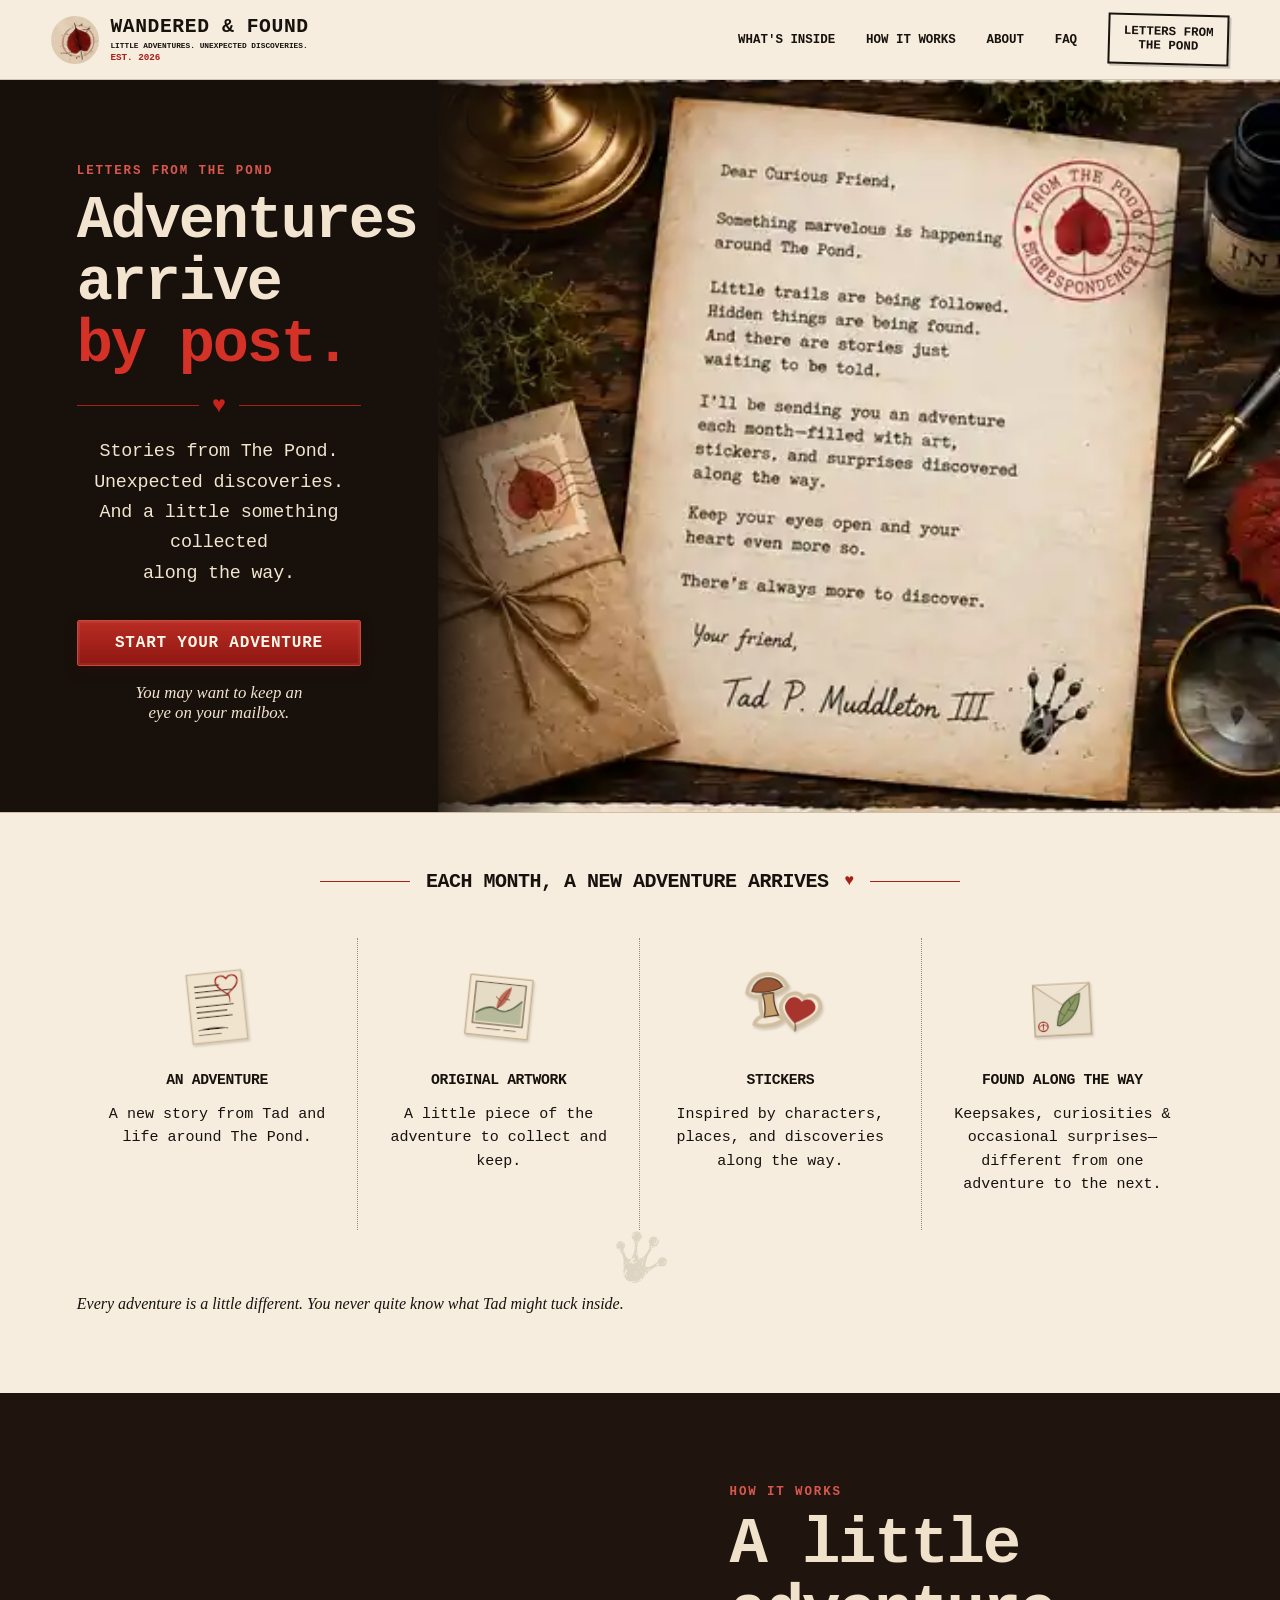
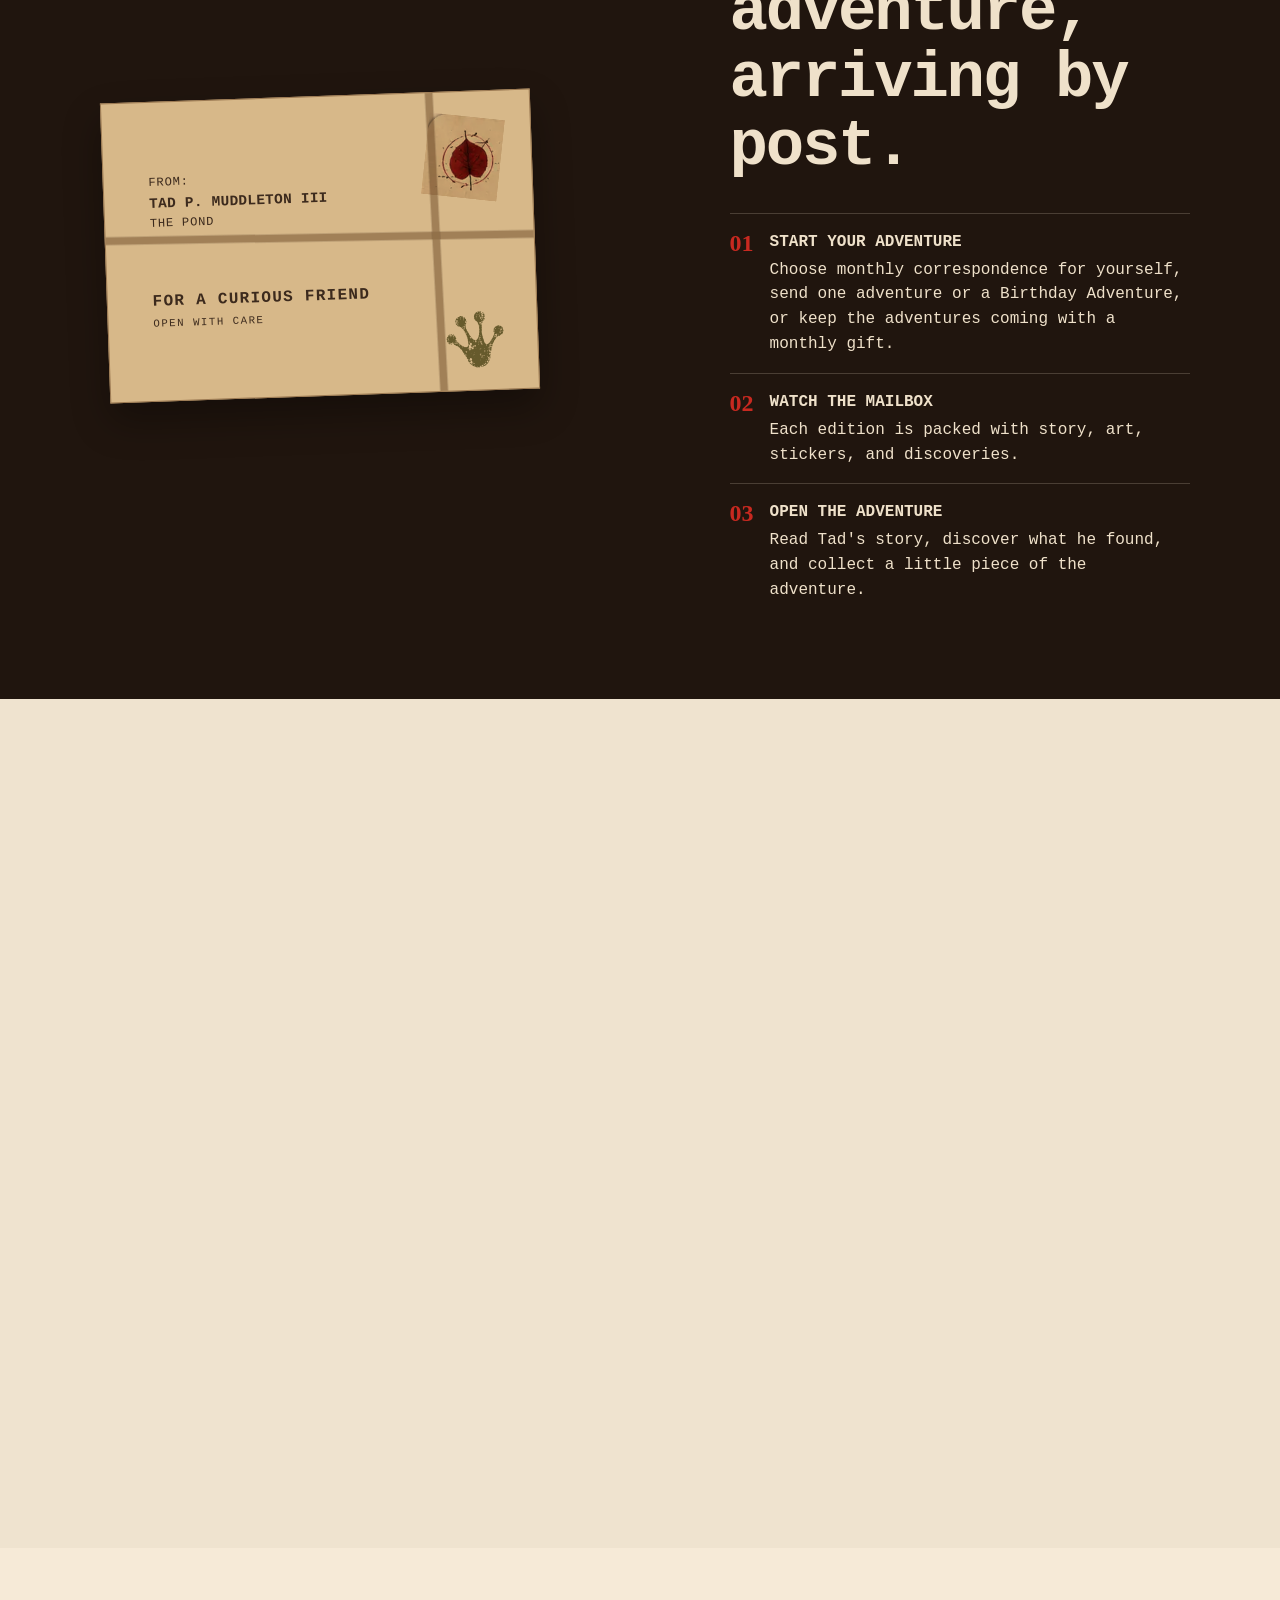
<file: index.html>
<!doctype html>
<html lang="en">
<head>
  <meta charset="utf-8"><meta name="viewport" content="width=device-width,initial-scale=1">
  <meta name="description" content="Wandered & Found sends adventures from The Pond by post, with monthly correspondence, one-time gifts, Birthday Adventures, original artwork, stickers, and curious discoveries.">
  <meta name="theme-color" content="#efe3cf"><meta name="robots" content="noindex,nofollow">
  <meta property="og:title" content="Wandered & Found — Adventures by Post"><meta property="og:description" content="Adventures from The Pond by post—monthly correspondence, one-time gifts, Birthday Adventures, original artwork, stickers, and curious discoveries."><meta property="og:type" content="website">
  <meta name="twitter:card" content="summary"><meta name="twitter:title" content="Wandered & Found — Adventures by Post"><meta name="twitter:description" content="Choose monthly correspondence, a one-time gift, or a Birthday Adventure from The Pond—delivered by post with stories, artwork, stickers, and discoveries.">
  <link rel="icon" href="assets/images/stamp.svg" type="image/svg+xml">
  <title>Wandered & Found — Adventures by Post</title>
  <link rel="stylesheet" href="assets/css/base.css"><link rel="stylesheet" href="assets/css/home.css"><link rel="stylesheet" href="assets/css/responsive.css"><link rel="stylesheet" href="assets/css/contents-icons.css"><link rel="stylesheet" href="assets/css/correspondence-menu.css"><link rel="stylesheet" href="assets/css/hero-final-v6.css?v=84e273c">
</head>
<body>
<a class="skip-link" href="#main-content">Skip to main content</a>
<header class="site-header" id="top">
  <a class="brand" href="./"><img src="assets/images/stamp.svg" alt="" decoding="async"><span><strong>WANDERED & FOUND</strong><small>LITTLE ADVENTURES. UNEXPECTED DISCOVERIES.</small><em>EST. 2026</em></span></a>
  <button class="menu-button" type="button" aria-expanded="false" aria-controls="main-nav" aria-label="Open navigation menu"><span aria-hidden="true"></span><span aria-hidden="true"></span><span aria-hidden="true"></span><b>Menu</b></button>
  <nav id="main-nav" class="main-nav" aria-label="Primary navigation"><a href="whats-inside/">What's Inside</a><a href="how-it-works/">How It Works</a><a href="about/">About</a><a href="faq/">FAQ</a><a class="stamp-link" href="subscribe/">Letters From<br>The Pond</a></nav>
</header>
<main id="main-content">
  <section class="hero">
    <div class="hero-copy"><p class="eyebrow">Letters from The Pond</p><h1>Adventures arrive<br><span>by post.</span></h1><div class="heart-rule" aria-hidden="true"><i></i><b>♥</b><i></i></div><p class="hero-lede">Stories from The Pond.<br>Unexpected discoveries.<br>And a little something collected<br>along the way.</p><a class="red-button" href="subscribe/">Start your adventure</a><p class="hand-note">You may want to keep an<br>eye on your mailbox.</p></div>
    <figure class="hero-art">
      <img src="assets/images/hero-wendy-640.webp?v=6" alt="A handwritten letter surrounded by an ink bottle, fountain pen, leaves, twine, a parcel, and a magnifying glass on a dark wooden table." fetchpriority="high" decoding="async">
    </figure>
  </section>
  <section class="paper-section" id="inside"><div class="section-heading"><span aria-hidden="true"></span><h2>Each month, a new adventure arrives</h2><b aria-hidden="true">♥</b><span aria-hidden="true"></span></div><div class="contents-grid"><article><div class="sketch" aria-hidden="true"><img src="assets/images/icon-adventure.svg" alt="" loading="lazy" decoding="async"></div><h3>An Adventure</h3><p>A new story from Tad and life around The Pond.</p></article><article><div class="sketch" aria-hidden="true"><img src="assets/images/icon-artwork.svg" alt="" loading="lazy" decoding="async"></div><h3>Original Artwork</h3><p>A little piece of the adventure to collect and keep.</p></article><article><div class="sketch" aria-hidden="true"><img src="assets/images/icon-stickers.svg" alt="" loading="lazy" decoding="async"></div><h3>Stickers</h3><p>Inspired by characters, places, and discoveries along the way.</p></article><article><div class="sketch" aria-hidden="true"><img src="assets/images/icon-found.svg" alt="" loading="lazy" decoding="async"></div><h3>Found Along The Way</h3><p>Keepsakes, curiosities & occasional surprises—different from one adventure to the next.</p></article></div><img class="contents-footprint" src="assets/images/tad-footprint.svg" alt="" aria-hidden="true" loading="lazy" decoding="async"><p class="hand-note">Every adventure is a little different. You never quite know what Tad might tuck inside.</p></section>
  <section class="story-section" id="how">
    <div class="story-art" aria-hidden="true"><div class="story-parcel"><div class="parcel-twine parcel-twine-horizontal"></div><div class="parcel-twine parcel-twine-vertical"></div><img class="pond-postmark" src="assets/images/stamp.svg" alt=""><p class="parcel-from">FROM:<strong>Tad P. Muddleton III</strong>The Pond</p><p class="parcel-to">FOR A CURIOUS FRIEND</p><small class="parcel-care">OPEN WITH CARE</small><img class="parcel-footprint" src="assets/images/tad-footprint.svg" alt=""></div></div>
    <div class="story-copy"><p class="eyebrow">How it works</p><h2>A little adventure,<br>arriving by post.</h2><ol class="steps"><li><b>01</b><span><strong>Start your adventure</strong>Choose monthly correspondence for yourself, send one adventure or a Birthday Adventure, or keep the adventures coming with a monthly gift.</span></li><li><b>02</b><span><strong>Watch the mailbox</strong>Each edition is packed with story, art, stickers, and discoveries.</span></li><li><b>03</b><span><strong>Open the adventure</strong>Read Tad's story, discover what he found, and collect a little piece of the adventure.</span></li></ol></div>
  </section>
  <section class="letter-section" id="about"><div class="letter-card"><p>Dear Curious Friend,</p><p>Something marvelous is happening around The Pond.</p><p>There are puddles to cross, paths to wander, and curious little things turning up in the most unexpected places. And, naturally, there are stories to tell about all of it.</p><p>I'll be sending you an adventure each month—filled with art, stickers, and surprises discovered along the way.</p><p>Keep your eyes open and your heart even more so.</p><p>There's always more to discover.</p><p class="signature">Your friend,<br><img src="assets/images/tad-signature.svg" alt="Tad P. Muddleton III" width="280" loading="lazy" decoding="async"><br><img src="assets/images/tad-footprint.svg" alt="" width="48" height="45" loading="lazy" decoding="async"></p></div><div class="about-copy"><p class="eyebrow">About Wandered & Found</p><h2>A little adventure,<br>waiting to be discovered.</h2><p>Wandered & Found turns an ordinary trip to the mailbox into something unexpected. Each month, a new correspondence arrives from The Pond—with a story to follow, artwork to collect, and curious little discoveries found along the way.</p><p class="hand-note">Wander a little. Collect the moments.<br>See what you discover.</p></div></section>
  <section class="faq-section" id="faq"><div><p class="eyebrow">Before the post arrives</p><h2>A few things you may be wondering.</h2><p>About Tad, the adventures, and what to expect when correspondence begins arriving from The Pond.</p></div><div class="faq-list"><details><summary>What arrives each month?<span aria-hidden="true">+</span></summary><p>A new story from Tad and life around The Pond, original artwork, stickers, and curious little extras discovered along the way. Every adventure is a little different.</p></details><details><summary>When am I charged?<span aria-hidden="true">+</span></summary><p>Your first payment is made when you subscribe. After that, your subscription renews monthly until you cancel.</p></details><details><summary>Can I cancel anytime?<span aria-hidden="true">+</span></summary><p>Yes. You can cancel your monthly subscription at any time.</p></details><details><summary>Can I send an adventure as a gift?<span aria-hidden="true">+</span></summary><p>Yes. You can send someone a single adventure, a special one-time Birthday Adventure, or keep the adventures coming with a monthly gift subscription.</p></details><details><summary>Is every month's adventure the same?<span aria-hidden="true">+</span></summary><p>Not at all. Each correspondence tells a new story from The Pond, with artwork and discoveries inspired by Tad's latest adventure.</p></details><details><summary>Can I write back to Tad?<span aria-hidden="true">+</span></summary><p>Absolutely. Tad is always pleased to receive correspondence from curious friends. You can send him a letter at The Pond or write to him by email. His correspondence details will be posted here before the first adventures are mailed.</p></details><details><summary>How much does it cost?<span aria-hidden="true">+</span></summary><p>Pricing is being finalized and will be announced before subscriptions open.</p></details><details><summary>Where do you ship?<span aria-hidden="true">+</span></summary><p>Shipping destinations and rates are being finalized before subscriptions open.</p></details></div></section>
  <section class="subscribe-section" id="subscribe">
    <div class="subscribe-copy"><p class="eyebrow">Correspondence From The Pond</p><h2>Choose your adventure. <span aria-hidden="true">♥</span></h2><p>Receive monthly correspondence for your own mailbox, send one adventure, mark a birthday, or keep the adventures coming as a monthly gift.</p><p class="price-note">Pricing and shipping details coming soon.</p></div>
    <div class="subscribe-card correspondence-menu">
      <div class="mail-marks" aria-hidden="true"><img src="assets/images/stamp.svg" alt=""><span>Small Adventures<br>Brighter Days</span></div>
      <a class="red-button correspondence-cta" href="subscribe/">Explore Your Options <span aria-hidden="true">→</span></a>
      <p class="menu-note hand-note">Four ways for correspondence from The Pond to arrive.</p>
      <div class="mini-options" aria-label="Adventure options">
        <article class="mini-option"><svg viewBox="0 0 48 48" aria-hidden="true"><rect x="7" y="12" width="34" height="24" rx="2"></rect><path d="M8 14l16 13 16-13"></path><path class="accent" d="M24 25c-4-5-9 1 0 7 9-6 4-12 0-7z"></path></svg><strong>Monthly<br>for Yourself</strong><small>A bit of adventure in your own mailbox.</small></article>
        <article class="mini-option"><svg viewBox="0 0 48 48" aria-hidden="true"><rect x="8" y="17" width="32" height="23" rx="2"></rect><path d="M24 17v23M8 24h32"></path><path class="accent" d="M24 17c-8-1-9-8-4-8 4 0 4 5 4 8zm0 0c8-1 9-8 4-8-4 0-4 5-4 8z"></path></svg><strong>One<br>Adventure Gift</strong><small>Send a single adventure to someone special.</small></article>
        <article class="mini-option"><svg viewBox="0 0 48 48" aria-hidden="true"><path d="M11 27h26v11H11zM13 22h22v5H13z"></path><path d="M18 22v-4m12 4v-4m-6 4v-8"></path><path class="accent" d="M24 13c-3-3-1-7 0-8 1 1 3 5 0 8z"></path><path d="M14 38h20"></path></svg><strong>Birthday<br>Adventure</strong><small>Make their day a little more adventurous.</small></article>
        <article class="mini-option"><svg viewBox="0 0 48 48" aria-hidden="true"><rect x="9" y="11" width="30" height="18" rx="2"></rect><rect x="7" y="18" width="34" height="20" rx="2"></rect><path d="M8 20l16 11 16-11"></path><path class="accent" d="M24 18v20"></path></svg><strong>Monthly<br>Gift Subscription</strong><small>Keep the adventures coming.</small></article>
      </div>
      <p class="correspondence-signoff">More kindness in the mail. ♥</p>
    </div>
  </section>
</main>
<footer class="site-footer"><div class="paw" aria-hidden="true"><img src="assets/images/tad-footprint.svg" alt="" width="52" height="49" loading="lazy" decoding="async"></div><p class="hand-note">Wander a little. Collect the moments.<br>See what you discover.</p><div class="footer-links"><a href="contact/">Contact</a><a href="shipping/">Shipping & Returns</a><a href="privacy/">Privacy</a><a href="terms/">Terms</a></div><a class="footer-brand" href="#top"><img src="assets/images/stamp.svg" alt="" loading="lazy" decoding="async"><span>Wandered & Found</span></a></footer>
<script src="assets/js/site.js" defer></script>
</body></html>
</file>
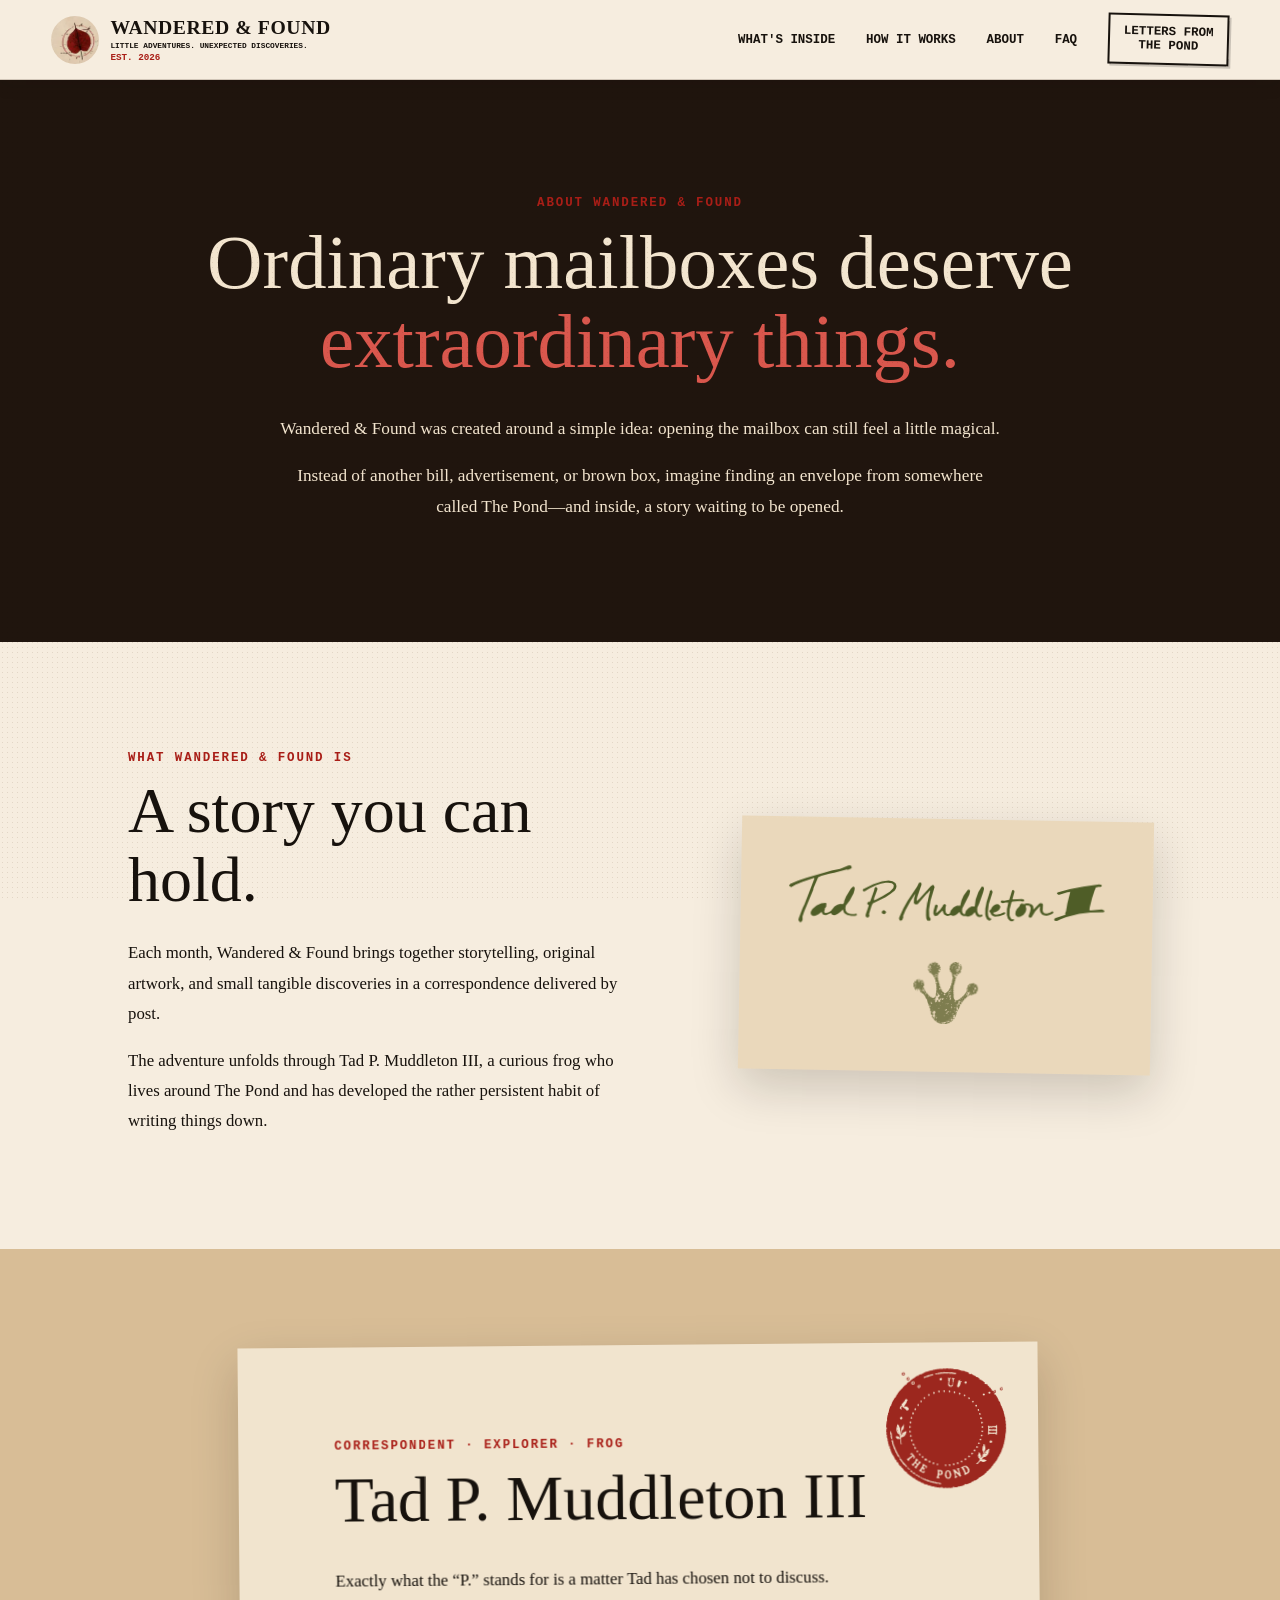
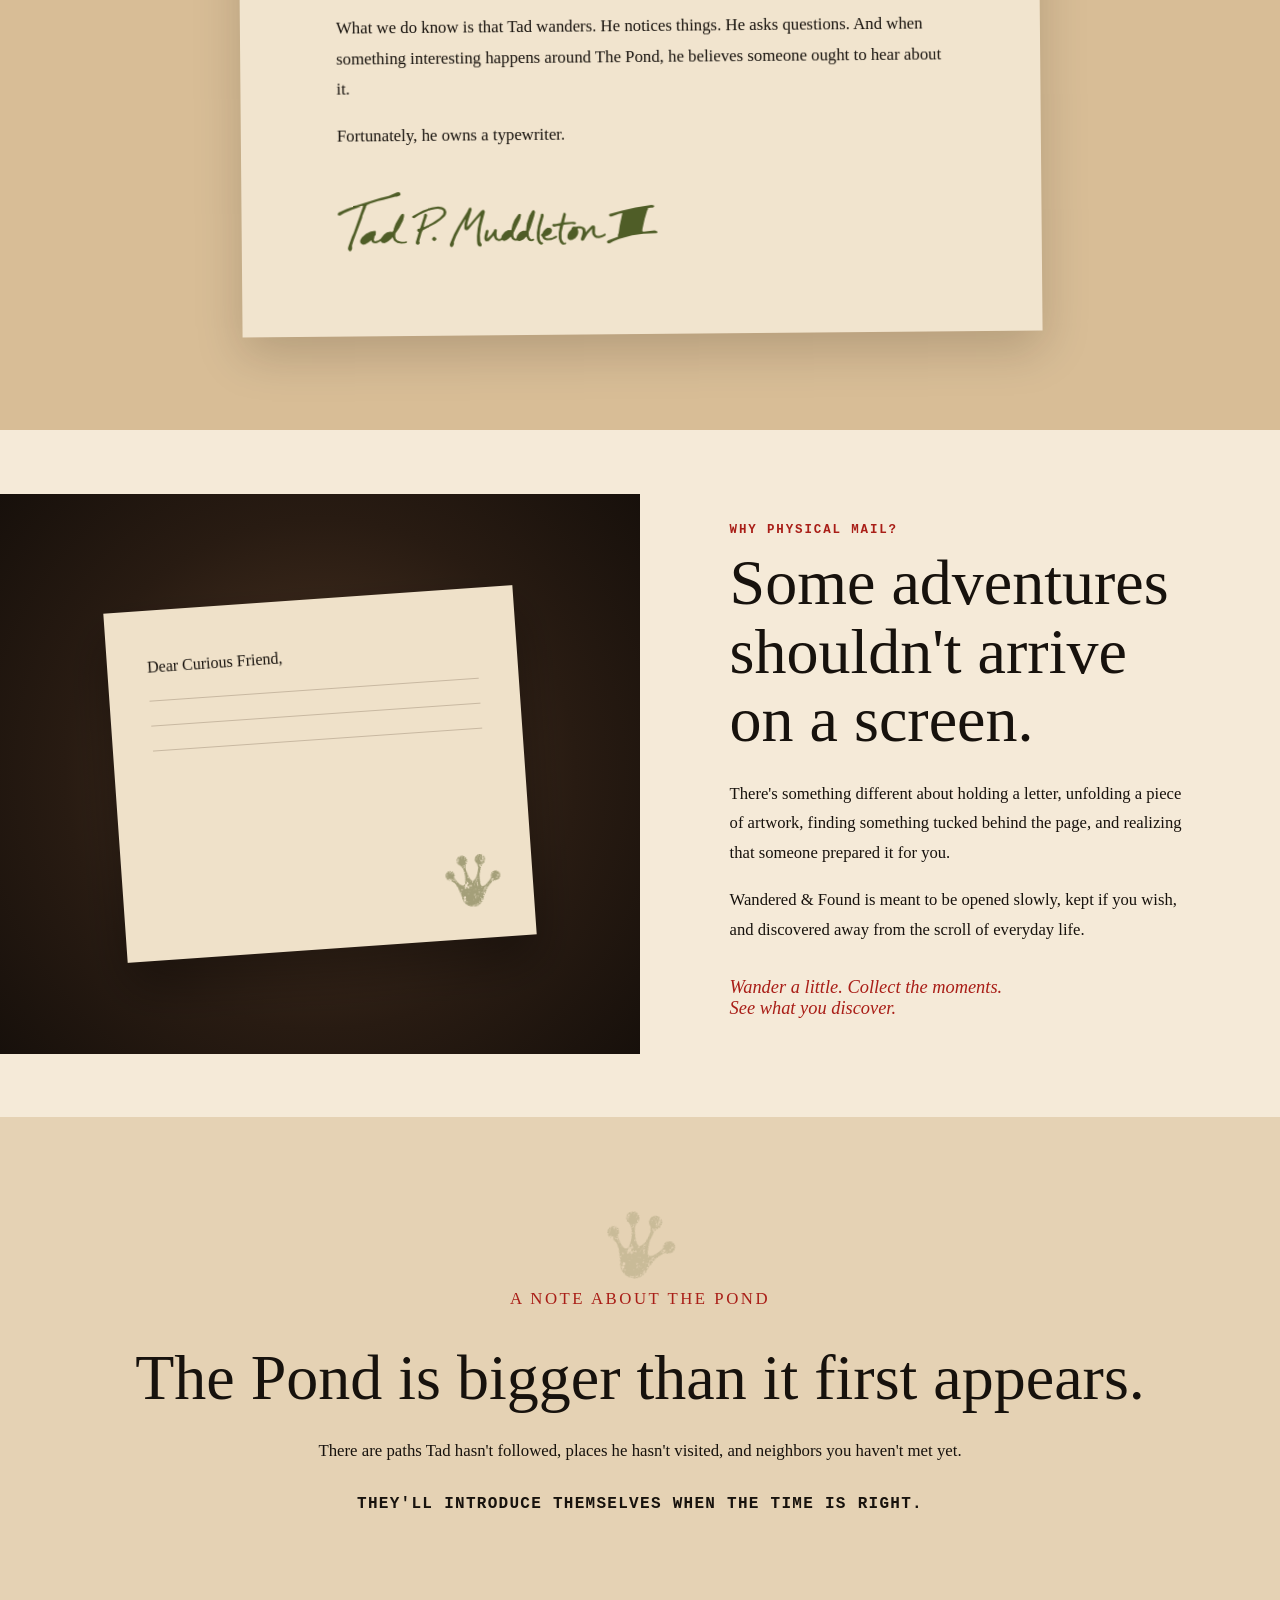
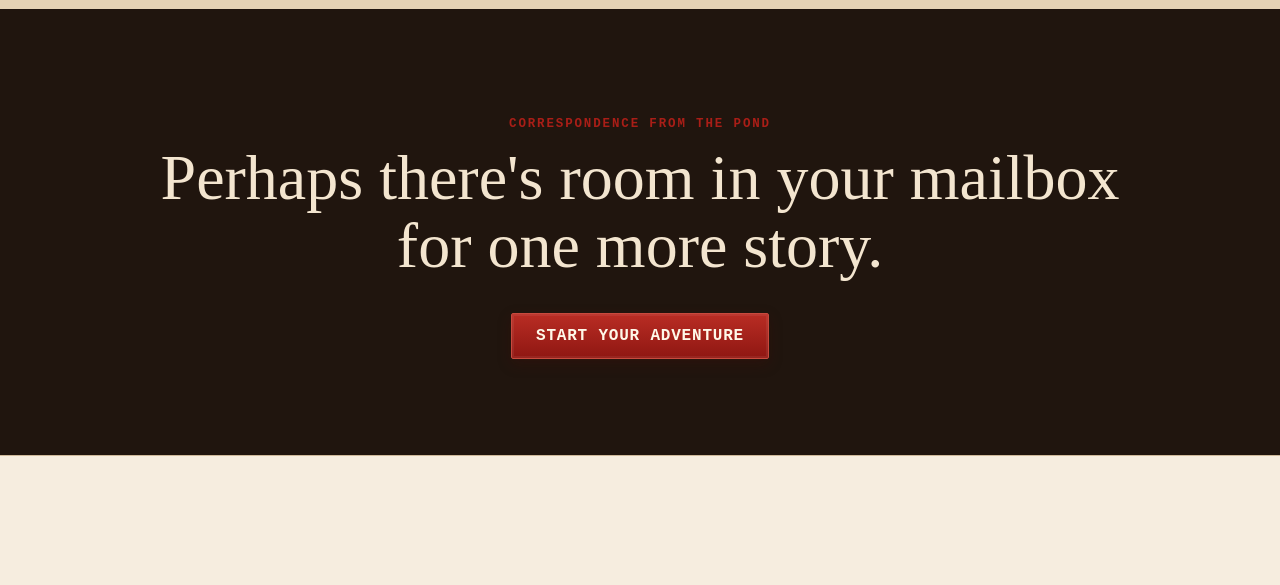
<file: about/index.html>
<!doctype html>
<html lang="en"><head><meta charset="utf-8"><meta name="viewport" content="width=device-width,initial-scale=1"><meta name="description" content="About Wandered & Found, Tad P. Muddleton III, and the correspondence arriving from The Pond."><meta name="theme-color" content="#efe3cf"><meta name="robots" content="noindex,nofollow"><meta property="og:title" content="About — Wandered & Found"><meta property="og:description" content="Meet Tad P. Muddleton III and discover the idea behind Wandered & Found and correspondence from The Pond."><meta property="og:type" content="website"><meta name="twitter:card" content="summary"><meta name="twitter:title" content="About — Wandered & Found"><meta name="twitter:description" content="Meet Tad P. Muddleton III and discover the idea behind Wandered & Found and correspondence from The Pond."><title>About — Wandered & Found</title><link rel="icon" href="../assets/images/stamp.svg" type="image/svg+xml"><link rel="stylesheet" href="../assets/css/base.css"><link rel="stylesheet" href="../assets/css/home.css"><link rel="stylesheet" href="../assets/css/responsive.css"><link rel="stylesheet" href="../assets/css/about.css"></head><body>
<a class="skip-link" href="#main-content">Skip to main content</a>
<header class="site-header" id="top"><a class="brand" href="../"><img src="../assets/images/stamp.svg" alt=""><span><strong>WANDERED & FOUND</strong><small>LITTLE ADVENTURES. UNEXPECTED DISCOVERIES.</small><em>EST. 2026</em></span></a><button class="menu-button" type="button" aria-expanded="false" aria-controls="main-nav" aria-label="Open navigation menu"><span aria-hidden="true"></span><span aria-hidden="true"></span><span aria-hidden="true"></span><b>Menu</b></button><nav id="main-nav" class="main-nav" aria-label="Primary navigation"><a href="../whats-inside/">What's Inside</a><a href="../how-it-works/">How It Works</a><a href="../about/">About</a><a href="../faq/">FAQ</a><a class="stamp-link" href="../subscribe/">Letters From<br>The Pond</a></nav></header>
<main id="main-content" class="about-page">
<section class="about-hero"><p class="eyebrow">About Wandered & Found</p><h1>Ordinary mailboxes deserve<br><span>extraordinary things.</span></h1><p>Wandered & Found was created around a simple idea: opening the mailbox can still feel a little magical.</p><p>Instead of another bill, advertisement, or brown box, imagine finding an envelope from somewhere called The Pond—and inside, a story waiting to be opened.</p></section>
<section class="hold-story"><div><p class="eyebrow">What Wandered & Found is</p><h2>A story you can hold.</h2><p>Each month, Wandered & Found brings together storytelling, original artwork, and small tangible discoveries in a correspondence delivered by post.</p><p>The adventure unfolds through Tad P. Muddleton III, a curious frog who lives around The Pond and has developed the rather persistent habit of writing things down.</p></div><div class="tad-mark" aria-label="Tad P. Muddleton III's signature and footprint"><img src="../assets/images/tad-signature.svg" alt="Tad P. Muddleton III"><img src="../assets/images/tad-footprint.svg" alt=""></div></section>
<section class="about-tad"><div class="tad-paper"><img class="tad-stamp" src="../assets/images/tad-correspondence-stamp.svg" alt=""><p class="eyebrow">Correspondent · Explorer · Frog</p><h2>Tad P. Muddleton III</h2><p>Exactly what the “P.” stands for is a matter Tad has chosen not to discuss.</p><p>What we do know is that Tad wanders. He notices things. He asks questions. And when something interesting happens around The Pond, he believes someone ought to hear about it.</p><p>Fortunately, he owns a typewriter.</p><img class="tad-signature" src="../assets/images/tad-signature.svg" alt="Tad P. Muddleton III"></div></section>
<section class="physical-mail"><div class="mail-art" aria-hidden="true"><div class="paper-letter"><span>Dear Curious Friend,</span><i></i><i></i><i></i><img src="../assets/images/tad-footprint.svg" alt=""></div></div><div><p class="eyebrow">Why physical mail?</p><h2>Some adventures shouldn't arrive on a screen.</h2><p>There's something different about holding a letter, unfolding a piece of artwork, finding something tucked behind the page, and realizing that someone prepared it for you.</p><p>Wandered & Found is meant to be opened slowly, kept if you wish, and discovered away from the scroll of everyday life.</p><p class="hand-note">Wander a little. Collect the moments.<br>See what you discover.</p></div></section>
<section class="pond-note"><img src="../assets/images/tad-footprint.svg" alt="" aria-hidden="true"><p class="eyebrow">A note about The Pond</p><h2>The Pond is bigger than it first appears.</h2><p>There are paths Tad hasn't followed, places he hasn't visited, and neighbors you haven't met yet.</p><strong>They'll introduce themselves when the time is right.</strong></section>
<section class="about-cta"><p class="eyebrow">Correspondence From The Pond</p><h2>Perhaps there's room in your mailbox<br>for one more story.</h2><a class="red-button" href="../subscribe/">Start Your Adventure</a></section>
</main><footer class="site-footer"><div class="paw" aria-hidden="true"><img src="../assets/images/tad-footprint.svg" alt="" width="52" height="49"></div><p class="hand-note">Wander a little. Collect the moments.<br>See what you discover.</p><div class="footer-links"><a href="../contact/">Contact</a><a href="../shipping/">Shipping & Returns</a><a href="../privacy/">Privacy</a><a href="../terms/">Terms</a></div><a class="footer-brand" href="#top"><img src="../assets/images/stamp.svg" alt=""><span>Wandered & Found</span></a></footer><script src="../assets/js/site.js" defer></script></body></html>
</file>
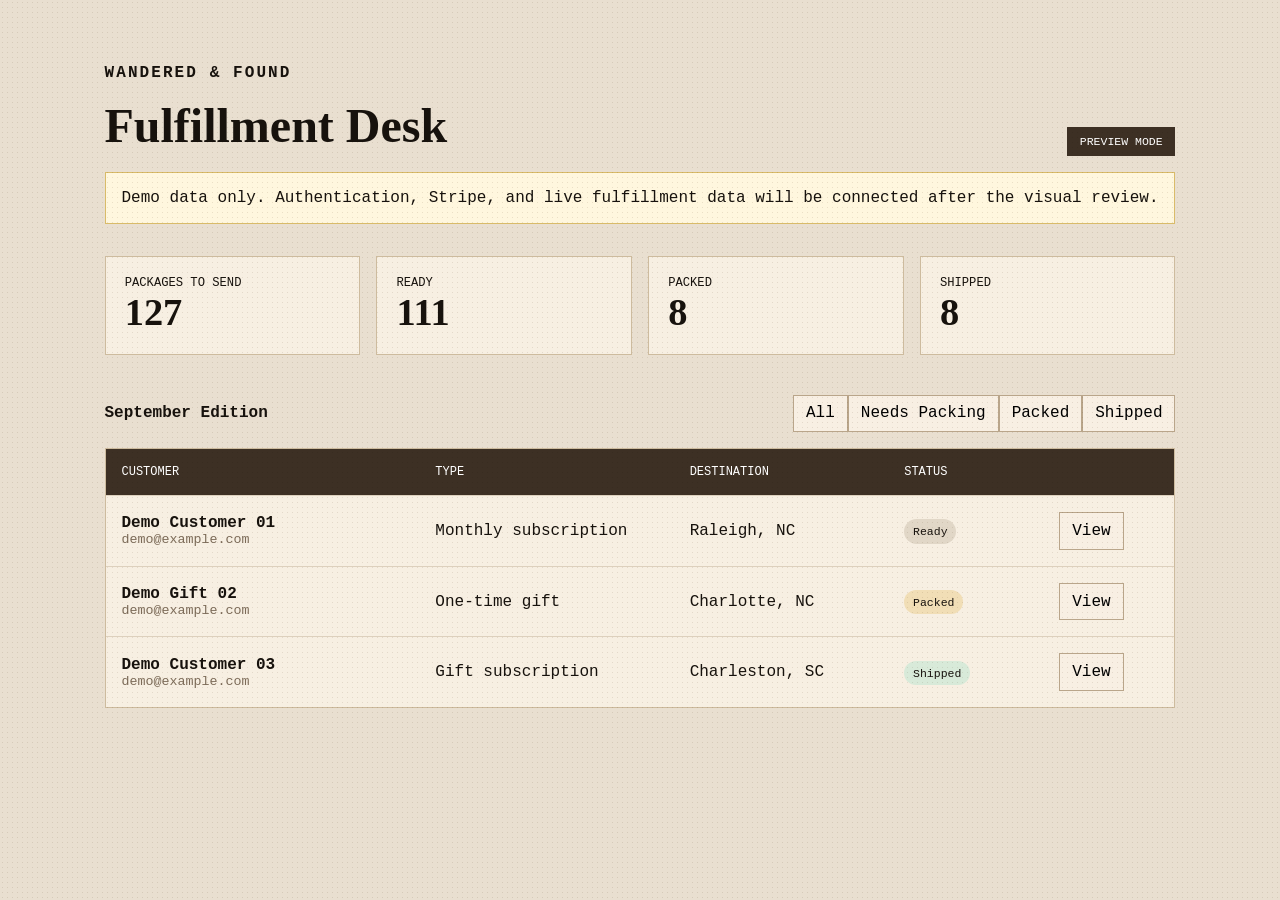
<file: admin/index.html>
<!doctype html><html lang="en"><head><meta charset="utf-8"><meta name="viewport" content="width=device-width,initial-scale=1"><meta name="robots" content="noindex,nofollow"><title>Wandered & Found — Admin Preview</title><link rel="stylesheet" href="../assets/css/base.css"><link rel="stylesheet" href="../assets/css/admin.css"></head><body><main class="admin-shell"><header class="admin-top"><div><p>WANDERED & FOUND</p><h1>Fulfillment Desk</h1></div><span>PREVIEW MODE</span></header><div class="admin-notice">Demo data only. Authentication, Stripe, and live fulfillment data will be connected after the visual review.</div><section class="metric-grid"><article><span>Packages to send</span><b>127</b></article><article><span>Ready</span><b>111</b></article><article><span>Packed</span><b>8</b></article><article><span>Shipped</span><b>8</b></article></section><div class="admin-toolbar"><strong>September Edition</strong><div><button>All</button><button>Needs Packing</button><button>Packed</button><button>Shipped</button></div></div><div class="admin-table"><div class="admin-row head"><span>Customer</span><span>Type</span><span>Destination</span><span>Status</span><span></span></div><div class="admin-row"><span><b>Demo Customer 01</b><small>demo@example.com</small></span><span>Monthly subscription</span><span>Raleigh, NC</span><span><i class="status">Ready</i></span><span><button>View</button></span></div><div class="admin-row"><span><b>Demo Gift 02</b><small>demo@example.com</small></span><span>One-time gift</span><span>Charlotte, NC</span><span><i class="status packed">Packed</i></span><span><button>View</button></span></div><div class="admin-row"><span><b>Demo Customer 03</b><small>demo@example.com</small></span><span>Gift subscription</span><span>Charleston, SC</span><span><i class="status shipped">Shipped</i></span><span><button>View</button></span></div></div></main></body></html>
</file>
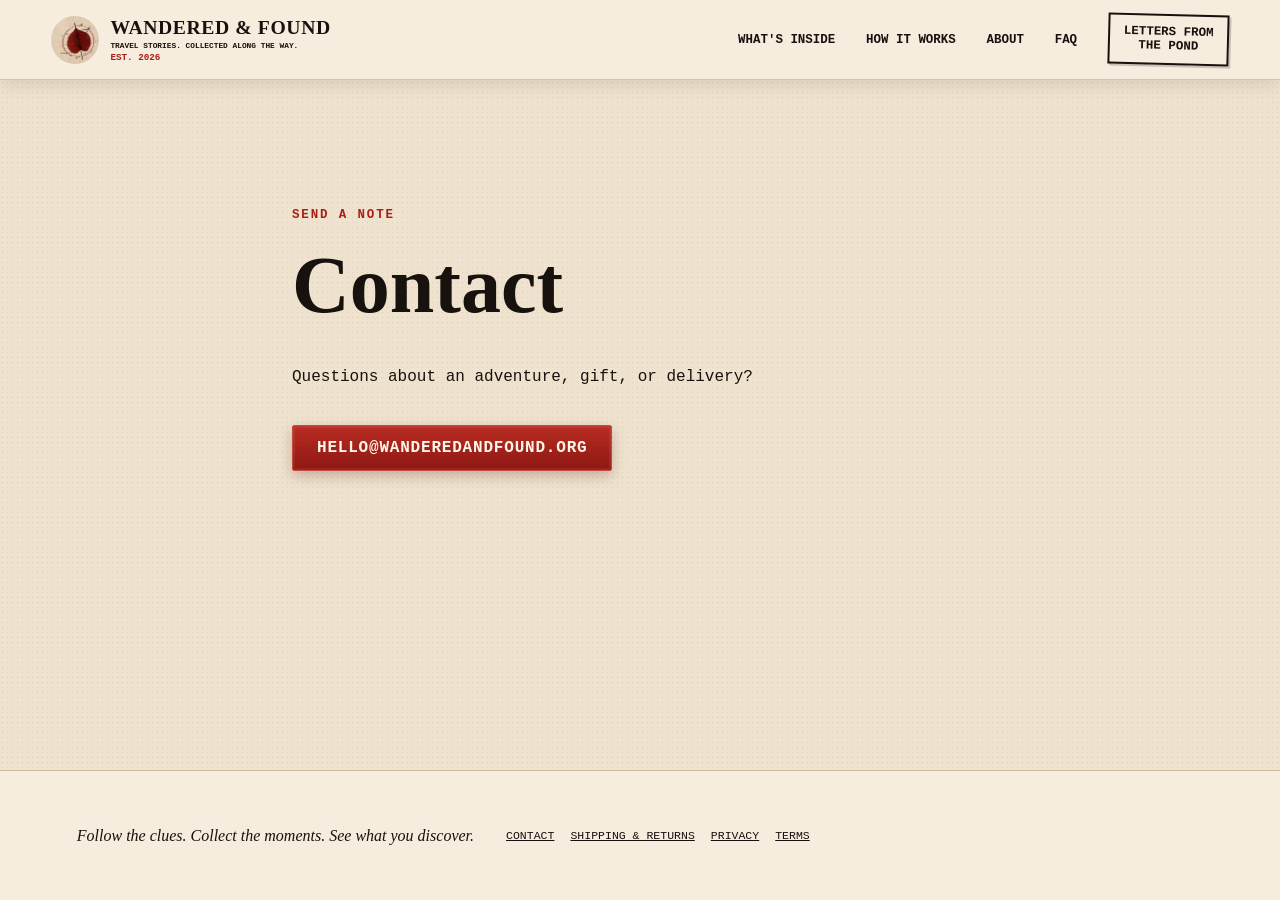
<file: contact/index.html>
<!doctype html><html lang="en"><head><meta charset="utf-8"><meta name="viewport" content="width=device-width,initial-scale=1"><meta name="robots" content="noindex,nofollow"><title>Contact — Wandered & Found</title><link rel="stylesheet" href="../assets/css/base.css"><link rel="stylesheet" href="../assets/css/home.css"><link rel="stylesheet" href="../assets/css/responsive.css"></head><body><header class="site-header"><a class="brand" href="../"><img src="../assets/images/stamp.svg" alt=""><span><strong>WANDERED & FOUND</strong><small>TRAVEL STORIES. COLLECTED ALONG THE WAY.</small><em>EST. 2026</em></span></a><button class="menu-button" type="button" aria-expanded="false" aria-controls="main-nav"><span></span><span></span><span></span><b>Menu</b></button><nav id="main-nav" class="main-nav"><a href="../#inside">What's Inside</a><a href="../#how">How It Works</a><a href="../#about">About</a><a href="../#faq">FAQ</a><a class="stamp-link" href="../#subscribe">Letters From<br>The Pond</a></nav></header><main><section class="simple-page"><p class="eyebrow">Send a note</p><h1>Contact</h1><p>Questions about an adventure, gift, or delivery?</p><a class="red-button" href="mailto:hello@wanderedandfound.org">hello@wanderedandfound.org</a></section></main><footer class="site-footer"><p class="hand-note">Follow the clues. Collect the moments. See what you discover.</p><div class="footer-links"><a href="../contact/">Contact</a><a href="../shipping/">Shipping & Returns</a><a href="../privacy/">Privacy</a><a href="../terms/">Terms</a></div></footer><script src="../assets/js/site.js" defer></script></body></html>
</file>
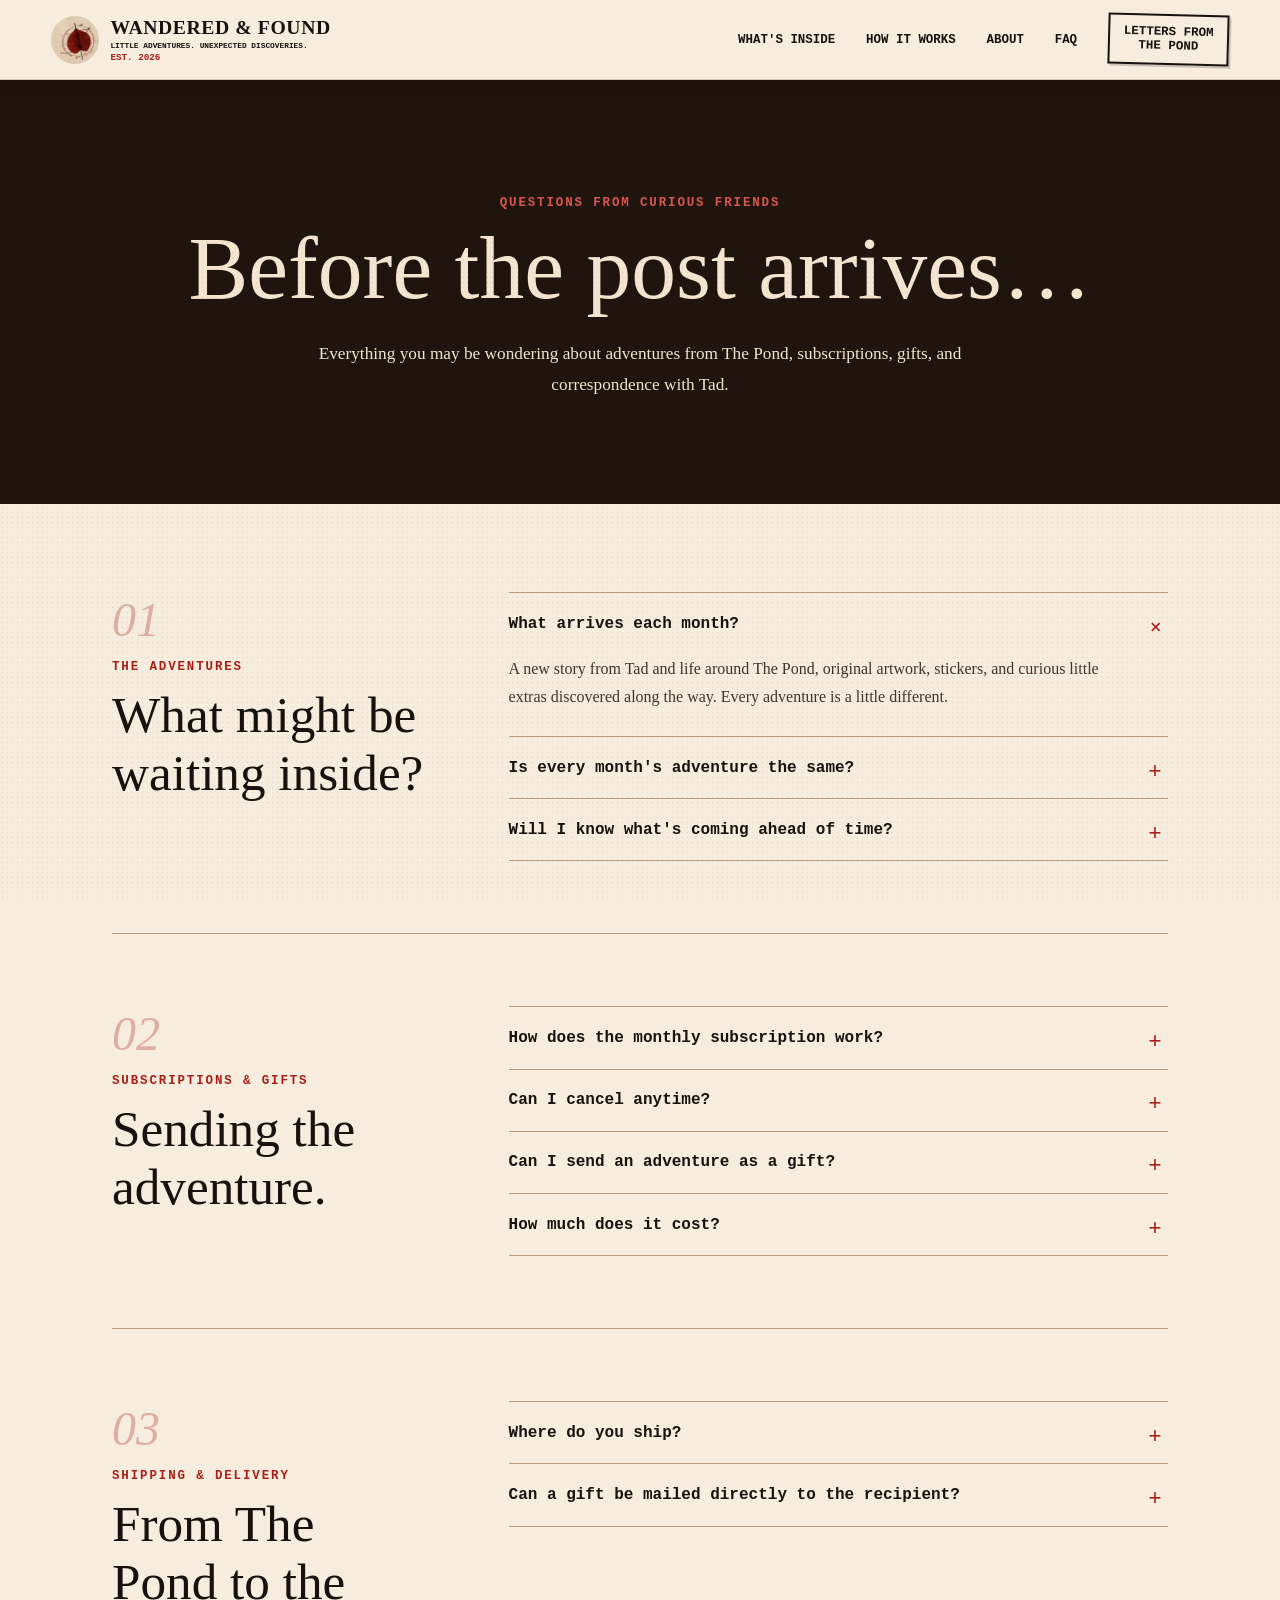
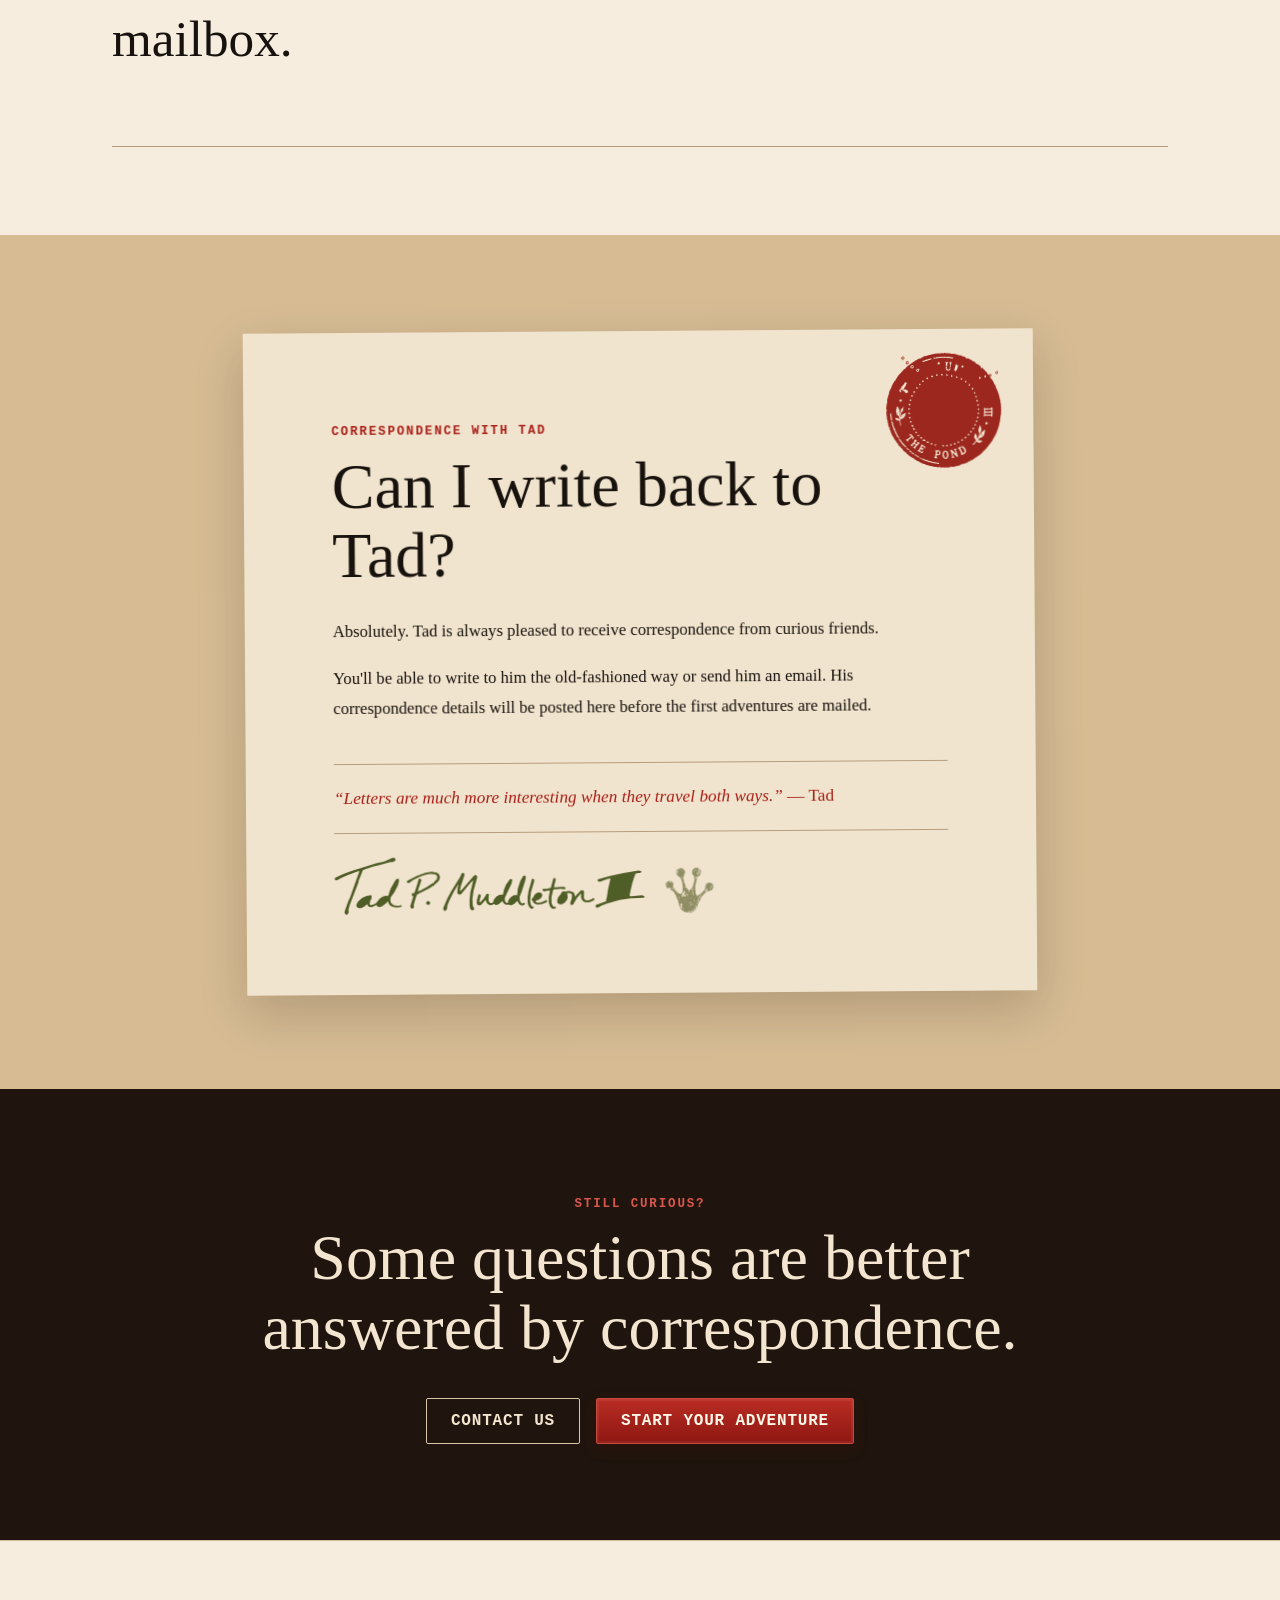
<file: faq/index.html>
<!doctype html>
<html lang="en"><head><meta charset="utf-8"><meta name="viewport" content="width=device-width,initial-scale=1"><meta name="description" content="Questions and answers about Wandered & Found adventures from The Pond, subscriptions, gifts, shipping, and correspondence with Tad."><meta name="theme-color" content="#efe3cf"><meta name="robots" content="noindex,nofollow"><meta property="og:title" content="FAQ — Wandered & Found"><meta property="og:description" content="Questions and answers about adventures from The Pond, subscriptions, gifts, shipping, and correspondence with Tad."><meta property="og:type" content="website"><meta name="twitter:card" content="summary"><meta name="twitter:title" content="FAQ — Wandered & Found"><meta name="twitter:description" content="Questions and answers about adventures from The Pond, subscriptions, gifts, shipping, and correspondence with Tad."><title>FAQ — Wandered & Found</title><link rel="icon" href="../assets/images/stamp.svg" type="image/svg+xml"><link rel="stylesheet" href="../assets/css/base.css"><link rel="stylesheet" href="../assets/css/home.css"><link rel="stylesheet" href="../assets/css/responsive.css"><link rel="stylesheet" href="../assets/css/faq.css"></head><body>
<a class="skip-link" href="#main-content">Skip to main content</a>
<header class="site-header" id="top"><a class="brand" href="../"><img src="../assets/images/stamp.svg" alt=""><span><strong>WANDERED & FOUND</strong><small>LITTLE ADVENTURES. UNEXPECTED DISCOVERIES.</small><em>EST. 2026</em></span></a><button class="menu-button" type="button" aria-expanded="false" aria-controls="main-nav" aria-label="Open navigation menu"><span aria-hidden="true"></span><span aria-hidden="true"></span><span aria-hidden="true"></span><b>Menu</b></button><nav id="main-nav" class="main-nav" aria-label="Primary navigation"><a href="../whats-inside/">What's Inside</a><a href="../how-it-works/">How It Works</a><a href="../about/">About</a><a href="../faq/">FAQ</a><a class="stamp-link" href="../subscribe/">Letters From<br>The Pond</a></nav></header>
<main id="main-content" class="faq-page">
<section class="faq-hero"><p class="eyebrow">Questions From Curious Friends</p><h1>Before the post arrives…</h1><p>Everything you may be wondering about adventures from The Pond, subscriptions, gifts, and correspondence with Tad.</p></section>
<section class="faq-groups">
<div class="faq-group"><div class="faq-group-heading"><span>01</span><p class="eyebrow">The Adventures</p><h2>What might be waiting inside?</h2></div><div class="faq-questions"><details open><summary>What arrives each month?<b aria-hidden="true">+</b></summary><p>A new story from Tad and life around The Pond, original artwork, stickers, and curious little extras discovered along the way. Every adventure is a little different.</p></details><details><summary>Is every month's adventure the same?<b aria-hidden="true">+</b></summary><p>Not at all. Each correspondence tells a new story from The Pond, with artwork and discoveries inspired by Tad's latest adventure.</p></details><details><summary>Will I know what's coming ahead of time?<b aria-hidden="true">+</b></summary><p>Not entirely. Part of Wandered & Found is the pleasure of opening the envelope without knowing every little thing Tad has tucked inside.</p></details></div></div>
<div class="faq-group"><div class="faq-group-heading"><span>02</span><p class="eyebrow">Subscriptions & Gifts</p><h2>Sending the adventure.</h2></div><div class="faq-questions"><details><summary>How does the monthly subscription work?<b aria-hidden="true">+</b></summary><p>Your first payment is made when you subscribe. After that, your subscription renews monthly until you cancel.</p></details><details><summary>Can I cancel anytime?<b aria-hidden="true">+</b></summary><p>Yes. You can cancel your monthly subscription at any time.</p></details><details><summary>Can I send an adventure as a gift?<b aria-hidden="true">+</b></summary><p>Yes. You can send someone a single adventure, a special one-time Birthday Adventure, or keep the adventures coming with a monthly gift subscription.</p></details><details><summary>How much does it cost?<b aria-hidden="true">+</b></summary><p>Pricing is being finalized and will be announced before subscriptions open.</p></details></div></div>
<div class="faq-group"><div class="faq-group-heading"><span>03</span><p class="eyebrow">Shipping & Delivery</p><h2>From The Pond to the mailbox.</h2></div><div class="faq-questions"><details><summary>Where do you ship?<b aria-hidden="true">+</b></summary><p>Shipping destinations and rates are being finalized before subscriptions open.</p></details><details><summary>Can a gift be mailed directly to the recipient?<b aria-hidden="true">+</b></summary><p>Yes. When gift ordering opens, you'll be able to provide the recipient's name and shipping address so their adventure can travel directly to their mailbox.</p></details></div></div>
</section>
<section class="tad-correspondence"><div class="tad-letter"><img class="tad-stamp" src="../assets/images/tad-correspondence-stamp.svg" alt=""><p class="eyebrow">Correspondence with Tad</p><h2>Can I write back to Tad?</h2><p>Absolutely. Tad is always pleased to receive correspondence from curious friends.</p><p>You'll be able to write to him the old-fashioned way or send him an email. His correspondence details will be posted here before the first adventures are mailed.</p><blockquote>“Letters are much more interesting when they travel both ways.” <cite>— Tad</cite></blockquote><div class="tad-signoff"><img src="../assets/images/tad-signature.svg" alt="Tad P. Muddleton III"><img src="../assets/images/tad-footprint.svg" alt=""></div></div></section>
<section class="faq-cta"><p class="eyebrow">Still Curious?</p><h2>Some questions are better<br>answered by correspondence.</h2><div><a class="outline-button" href="../contact/">Contact Us</a><a class="red-button" href="../subscribe/">Start Your Adventure</a></div></section>
</main><footer class="site-footer"><div class="paw" aria-hidden="true"><img src="../assets/images/tad-footprint.svg" alt="" width="52" height="49"></div><p class="hand-note">Wander a little. Collect the moments.<br>See what you discover.</p><div class="footer-links"><a href="../contact/">Contact</a><a href="../shipping/">Shipping & Returns</a><a href="../privacy/">Privacy</a><a href="../terms/">Terms</a></div><a class="footer-brand" href="#top"><img src="../assets/images/stamp.svg" alt=""><span>Wandered & Found</span></a></footer><script src="../assets/js/site.js" defer></script></body></html>
</file>
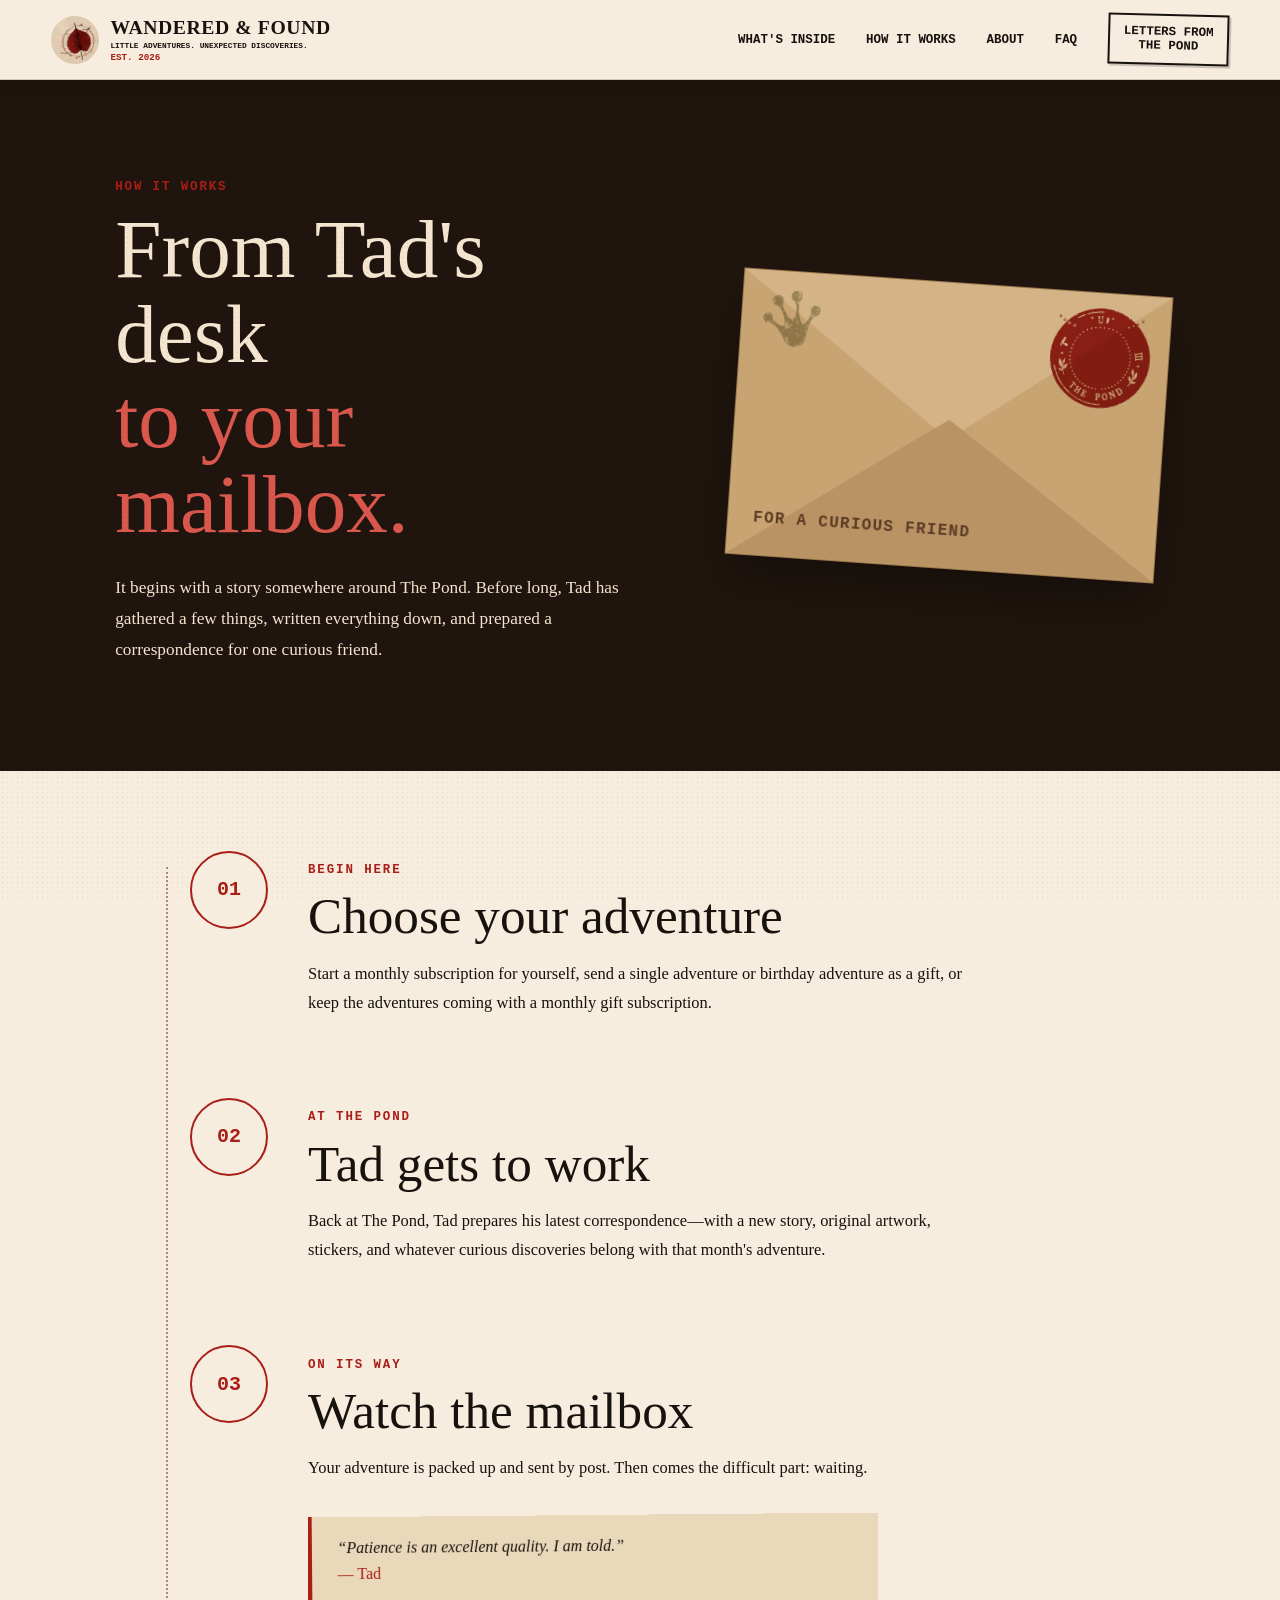
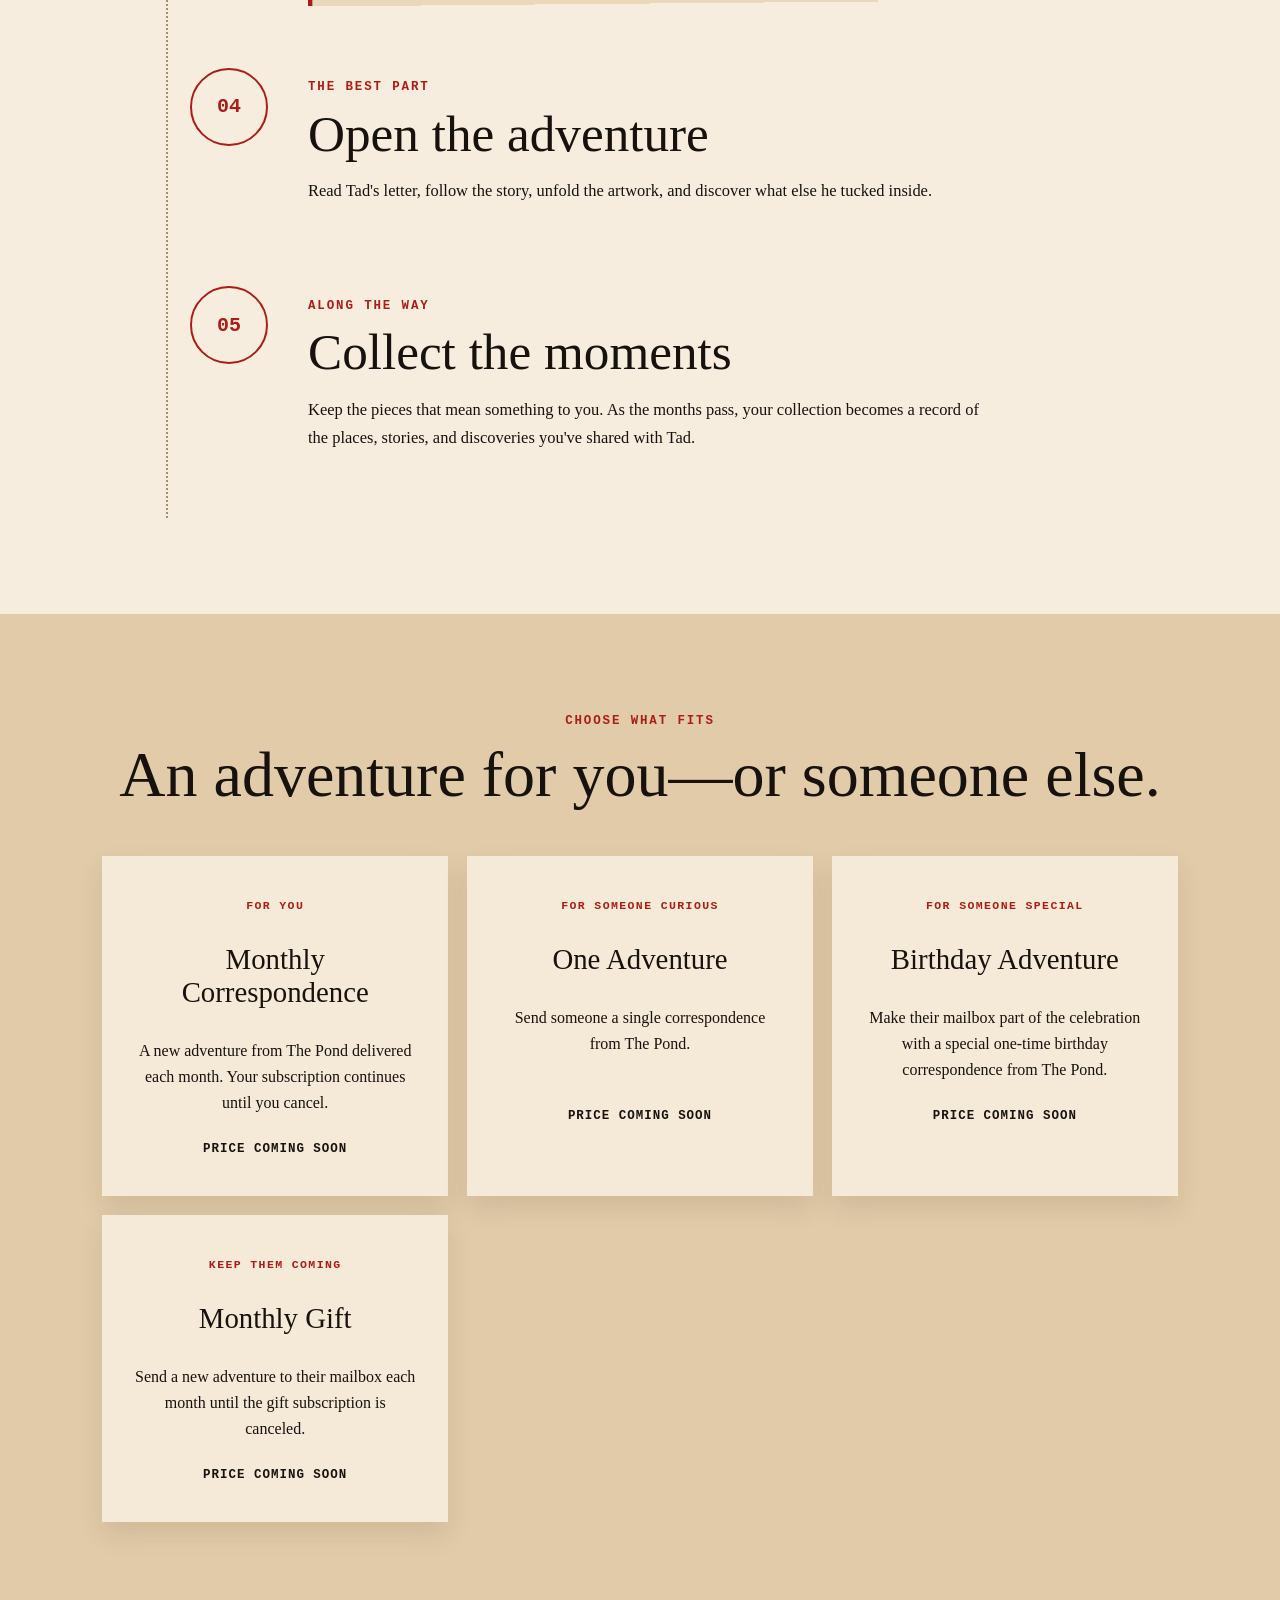
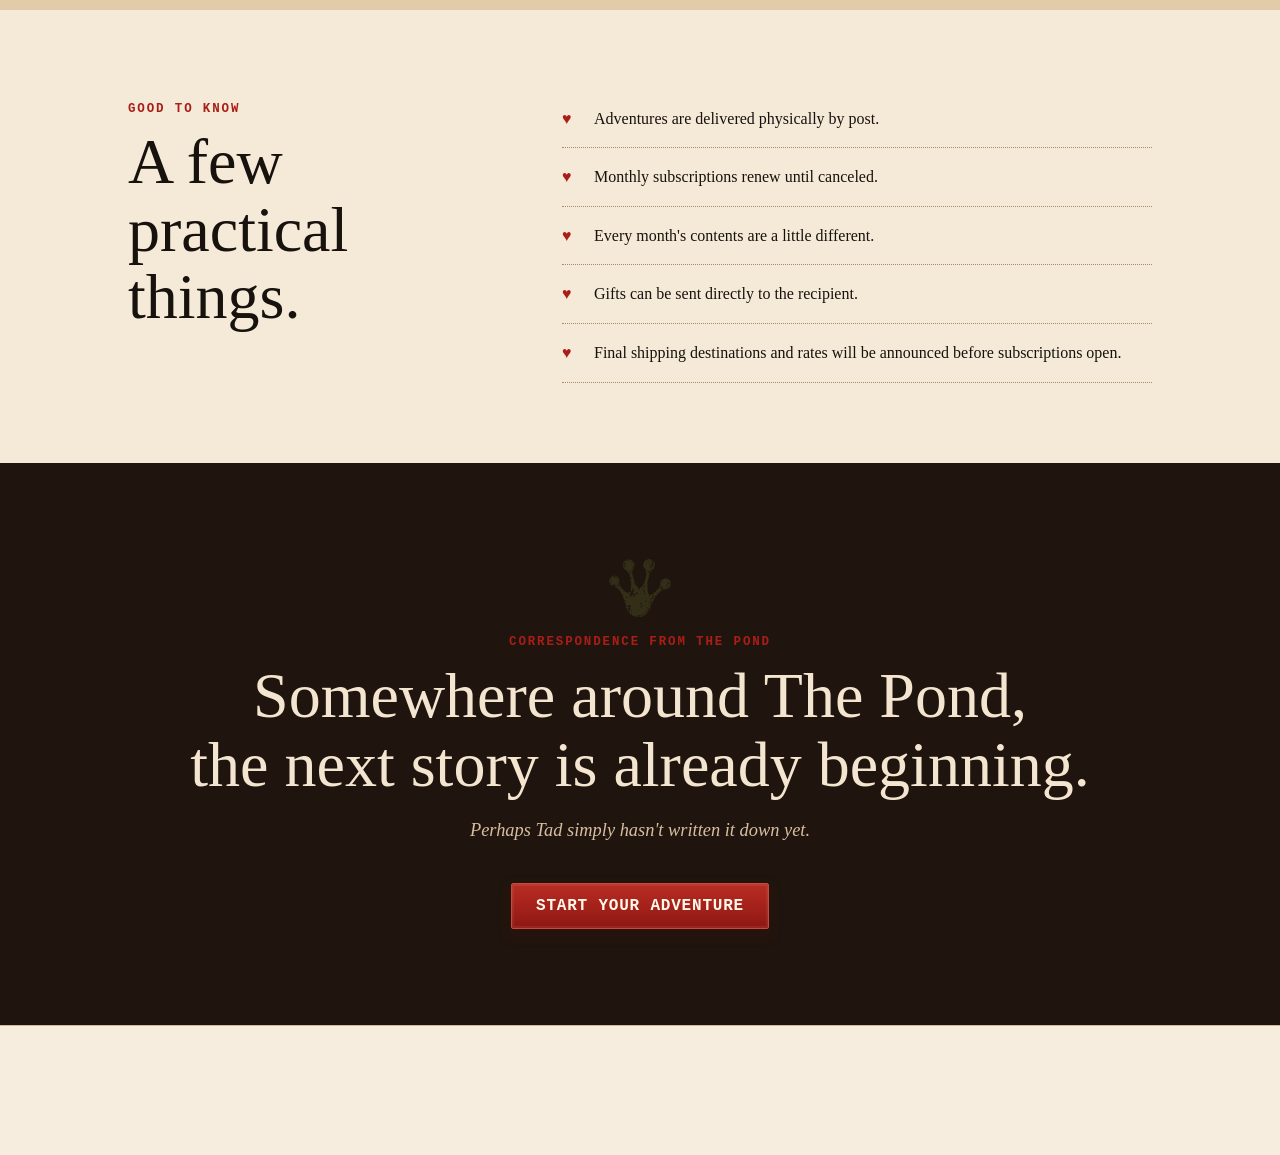
<file: how-it-works/index.html>
<!doctype html>
<html lang="en">
<head>
<meta charset="utf-8"><meta name="viewport" content="width=device-width,initial-scale=1">
<meta name="description" content="See how a Wandered & Found adventure travels from Tad's desk at The Pond to your mailbox.">
<meta name="theme-color" content="#efe3cf"><meta name="robots" content="noindex,nofollow">
<meta property="og:title" content="How It Works — Wandered & Found"><meta property="og:description" content="See how an adventure travels from Tad's desk at The Pond to your mailbox."><meta property="og:type" content="website">
<meta name="twitter:card" content="summary"><meta name="twitter:title" content="How It Works — Wandered & Found"><meta name="twitter:description" content="See how an adventure travels from Tad's desk at The Pond to your mailbox.">
<title>How It Works — Wandered & Found</title>
<link rel="icon" href="../assets/images/stamp.svg" type="image/svg+xml">
<link rel="stylesheet" href="../assets/css/base.css"><link rel="stylesheet" href="../assets/css/home.css"><link rel="stylesheet" href="../assets/css/responsive.css"><link rel="stylesheet" href="../assets/css/how-it-works.css">
</head>
<body>
<a class="skip-link" href="#main-content">Skip to main content</a>
<header class="site-header" id="top"><a class="brand" href="../"><img src="../assets/images/stamp.svg" alt=""><span><strong>WANDERED & FOUND</strong><small>LITTLE ADVENTURES. UNEXPECTED DISCOVERIES.</small><em>EST. 2026</em></span></a><button class="menu-button" type="button" aria-expanded="false" aria-controls="main-nav" aria-label="Open navigation menu"><span aria-hidden="true"></span><span aria-hidden="true"></span><span aria-hidden="true"></span><b>Menu</b></button><nav id="main-nav" class="main-nav" aria-label="Primary navigation"><a href="../whats-inside/">What's Inside</a><a href="../how-it-works/">How It Works</a><a href="../about/">About</a><a href="../faq/">FAQ</a><a class="stamp-link" href="../subscribe/">Letters From<br>The Pond</a></nav></header>
<main id="main-content" class="how-page">
<section class="how-hero"><div><p class="eyebrow">How It Works</p><h1>From Tad's desk<br><span>to your mailbox.</span></h1><p>It begins with a story somewhere around The Pond. Before long, Tad has gathered a few things, written everything down, and prepared a correspondence for one curious friend.</p></div><div class="hero-envelope" aria-hidden="true"><img src="../assets/images/tad-correspondence-stamp.svg" alt=""><strong>FOR A CURIOUS FRIEND</strong><img class="hero-paw" src="../assets/images/tad-footprint.svg" alt=""></div></section>
<section class="journey" aria-label="The adventure journey"><article><b>01</b><div><p class="eyebrow">Begin here</p><h2>Choose your adventure</h2><p>Start a monthly subscription for yourself, send a single adventure or birthday adventure as a gift, or keep the adventures coming with a monthly gift subscription.</p></div></article><article><b>02</b><div><p class="eyebrow">At The Pond</p><h2>Tad gets to work</h2><p>Back at The Pond, Tad prepares his latest correspondence—with a new story, original artwork, stickers, and whatever curious discoveries belong with that month's adventure.</p></div></article><article class="mail-step"><b>03</b><div><p class="eyebrow">On its way</p><h2>Watch the mailbox</h2><p>Your adventure is packed up and sent by post. Then comes the difficult part: waiting.</p><blockquote>“Patience is an excellent quality. I am told.” <cite>— Tad</cite></blockquote></div></article><article><b>04</b><div><p class="eyebrow">The best part</p><h2>Open the adventure</h2><p>Read Tad's letter, follow the story, unfold the artwork, and discover what else he tucked inside.</p></div></article><article><b>05</b><div><p class="eyebrow">Along the way</p><h2>Collect the moments</h2><p>Keep the pieces that mean something to you. As the months pass, your collection becomes a record of the places, stories, and discoveries you've shared with Tad.</p></div></article></section>
<section class="adventure-choice"><p class="eyebrow">Choose what fits</p><h2>An adventure for you—or someone else.</h2><div class="choice-grid"><article><span>FOR YOU</span><h3>Monthly Correspondence</h3><p>A new adventure from The Pond delivered each month. Your subscription continues until you cancel.</p><b>Price coming soon</b></article><article><span>FOR SOMEONE CURIOUS</span><h3>One Adventure</h3><p>Send someone a single correspondence from The Pond.</p><b>Price coming soon</b></article><article><span>FOR SOMEONE SPECIAL</span><h3>Birthday Adventure</h3><p>Make their mailbox part of the celebration with a special one-time birthday correspondence from The Pond.</p><b>Price coming soon</b></article><article><span>KEEP THEM COMING</span><h3>Monthly Gift</h3><p>Send a new adventure to their mailbox each month until the gift subscription is canceled.</p><b>Price coming soon</b></article></div></section>
<section class="good-to-know"><div><p class="eyebrow">Good to know</p><h2>A few practical things.</h2></div><ul><li>Adventures are delivered physically by post.</li><li>Monthly subscriptions renew until canceled.</li><li>Every month's contents are a little different.</li><li>Gifts can be sent directly to the recipient.</li><li>Final shipping destinations and rates will be announced before subscriptions open.</li></ul></section>
<section class="how-cta"><img src="../assets/images/tad-footprint.svg" alt="" aria-hidden="true"><p class="eyebrow">Correspondence From The Pond</p><h2>Somewhere around The Pond,<br>the next story is already beginning.</h2><p class="hand-note">Perhaps Tad simply hasn't written it down yet.</p><a class="red-button" href="../subscribe/">Start Your Adventure</a></section>
</main>
<footer class="site-footer"><div class="paw" aria-hidden="true"><img src="../assets/images/tad-footprint.svg" alt="" width="52" height="49"></div><p class="hand-note">Wander a little. Collect the moments.<br>See what you discover.</p><div class="footer-links"><a href="../contact/">Contact</a><a href="../shipping/">Shipping & Returns</a><a href="../privacy/">Privacy</a><a href="../terms/">Terms</a></div><a class="footer-brand" href="#top"><img src="../assets/images/stamp.svg" alt=""><span>Wandered & Found</span></a></footer>
<script src="../assets/js/site.js" defer></script>
</body></html>
</file>
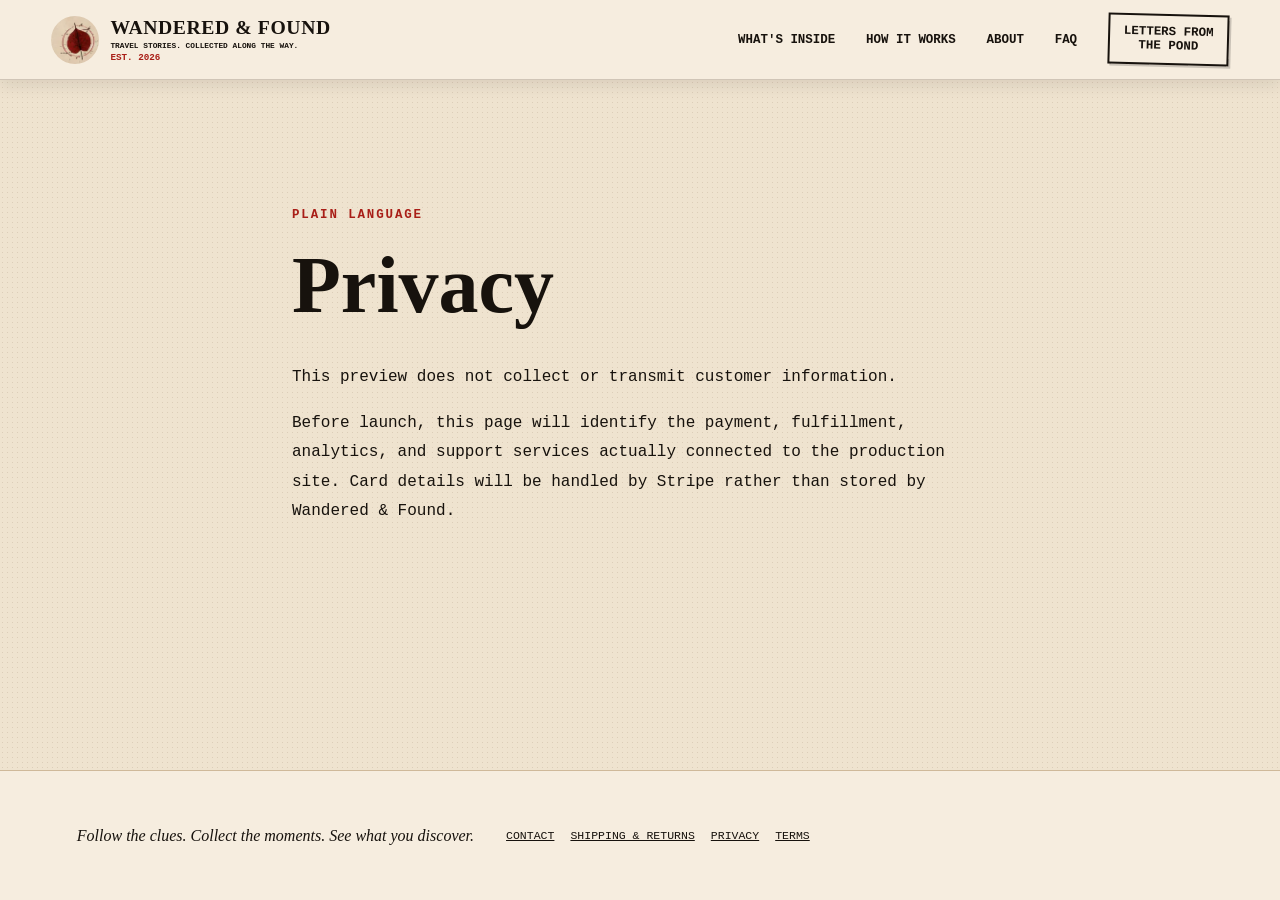
<file: privacy/index.html>
<!doctype html><html lang="en"><head><meta charset="utf-8"><meta name="viewport" content="width=device-width,initial-scale=1"><meta name="robots" content="noindex,nofollow"><title>Privacy — Wandered & Found</title><link rel="stylesheet" href="../assets/css/base.css"><link rel="stylesheet" href="../assets/css/home.css"><link rel="stylesheet" href="../assets/css/responsive.css"></head><body><header class="site-header"><a class="brand" href="../"><img src="../assets/images/stamp.svg" alt=""><span><strong>WANDERED & FOUND</strong><small>TRAVEL STORIES. COLLECTED ALONG THE WAY.</small><em>EST. 2026</em></span></a><button class="menu-button" type="button" aria-expanded="false" aria-controls="main-nav"><span></span><span></span><span></span><b>Menu</b></button><nav id="main-nav" class="main-nav"><a href="../#inside">What's Inside</a><a href="../#how">How It Works</a><a href="../#about">About</a><a href="../#faq">FAQ</a><a class="stamp-link" href="../#subscribe">Letters From<br>The Pond</a></nav></header><main><section class="simple-page"><p class="eyebrow">Plain language</p><h1>Privacy</h1><p>This preview does not collect or transmit customer information.</p><p>Before launch, this page will identify the payment, fulfillment, analytics, and support services actually connected to the production site. Card details will be handled by Stripe rather than stored by Wandered & Found.</p></section></main><footer class="site-footer"><p class="hand-note">Follow the clues. Collect the moments. See what you discover.</p><div class="footer-links"><a href="../contact/">Contact</a><a href="../shipping/">Shipping & Returns</a><a href="../privacy/">Privacy</a><a href="../terms/">Terms</a></div></footer><script src="../assets/js/site.js" defer></script></body></html>
</file>
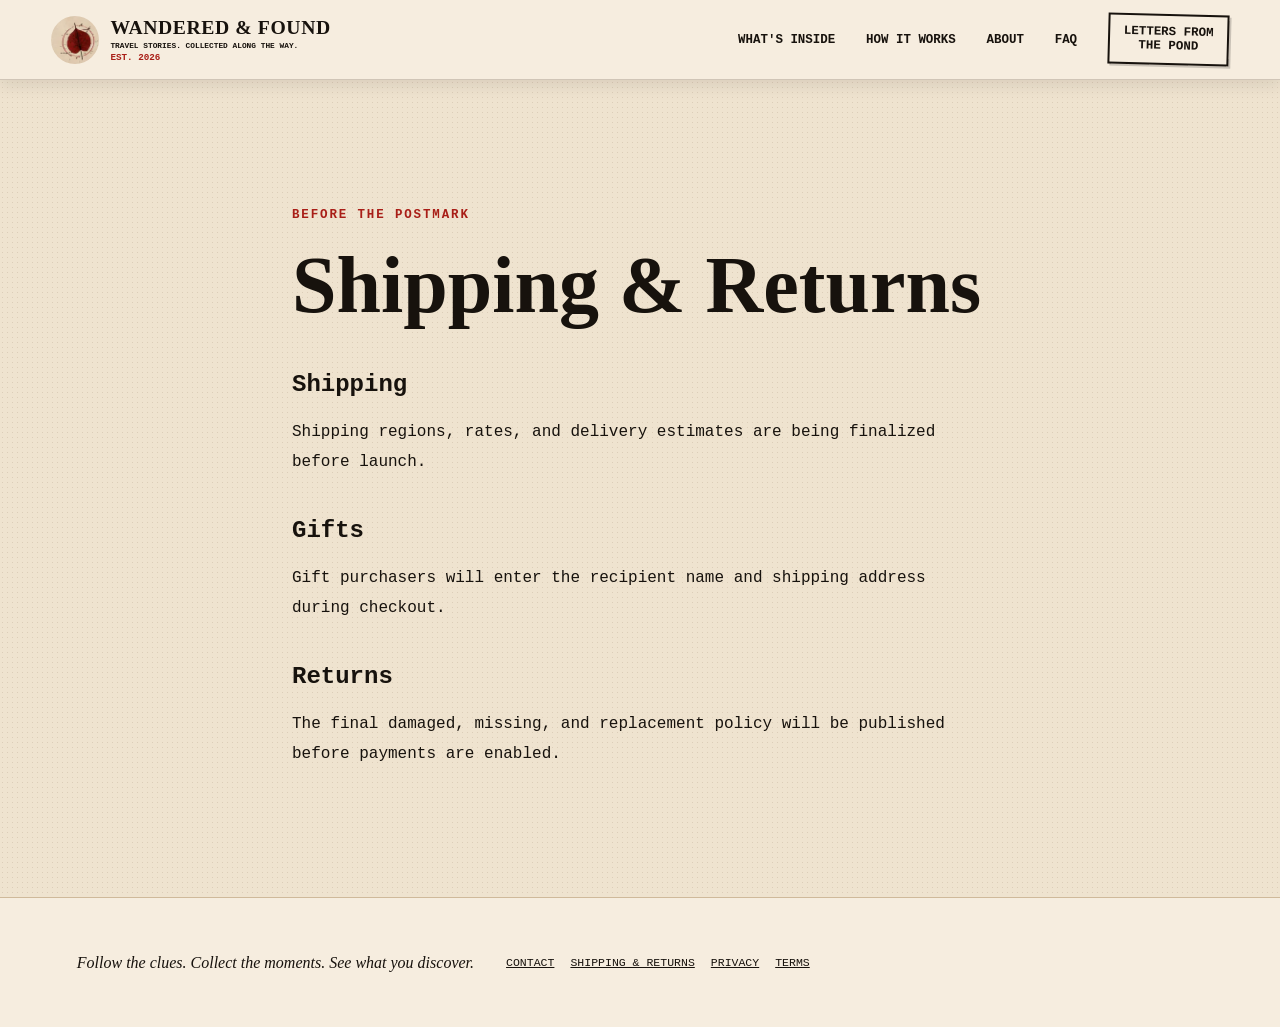
<file: shipping/index.html>
<!doctype html><html lang="en"><head><meta charset="utf-8"><meta name="viewport" content="width=device-width,initial-scale=1"><meta name="robots" content="noindex,nofollow"><title>Shipping & Returns — Wandered & Found</title><link rel="stylesheet" href="../assets/css/base.css"><link rel="stylesheet" href="../assets/css/home.css"><link rel="stylesheet" href="../assets/css/responsive.css"></head><body><header class="site-header"><a class="brand" href="../"><img src="../assets/images/stamp.svg" alt=""><span><strong>WANDERED & FOUND</strong><small>TRAVEL STORIES. COLLECTED ALONG THE WAY.</small><em>EST. 2026</em></span></a><button class="menu-button" type="button" aria-expanded="false" aria-controls="main-nav"><span></span><span></span><span></span><b>Menu</b></button><nav id="main-nav" class="main-nav"><a href="../#inside">What's Inside</a><a href="../#how">How It Works</a><a href="../#about">About</a><a href="../#faq">FAQ</a><a class="stamp-link" href="../#subscribe">Letters From<br>The Pond</a></nav></header><main><section class="simple-page"><p class="eyebrow">Before the postmark</p><h1>Shipping & Returns</h1><h2>Shipping</h2><p>Shipping regions, rates, and delivery estimates are being finalized before launch.</p><h2>Gifts</h2><p>Gift purchasers will enter the recipient name and shipping address during checkout.</p><h2>Returns</h2><p>The final damaged, missing, and replacement policy will be published before payments are enabled.</p></section></main><footer class="site-footer"><p class="hand-note">Follow the clues. Collect the moments. See what you discover.</p><div class="footer-links"><a href="../contact/">Contact</a><a href="../shipping/">Shipping & Returns</a><a href="../privacy/">Privacy</a><a href="../terms/">Terms</a></div></footer><script src="../assets/js/site.js" defer></script></body></html>
</file>
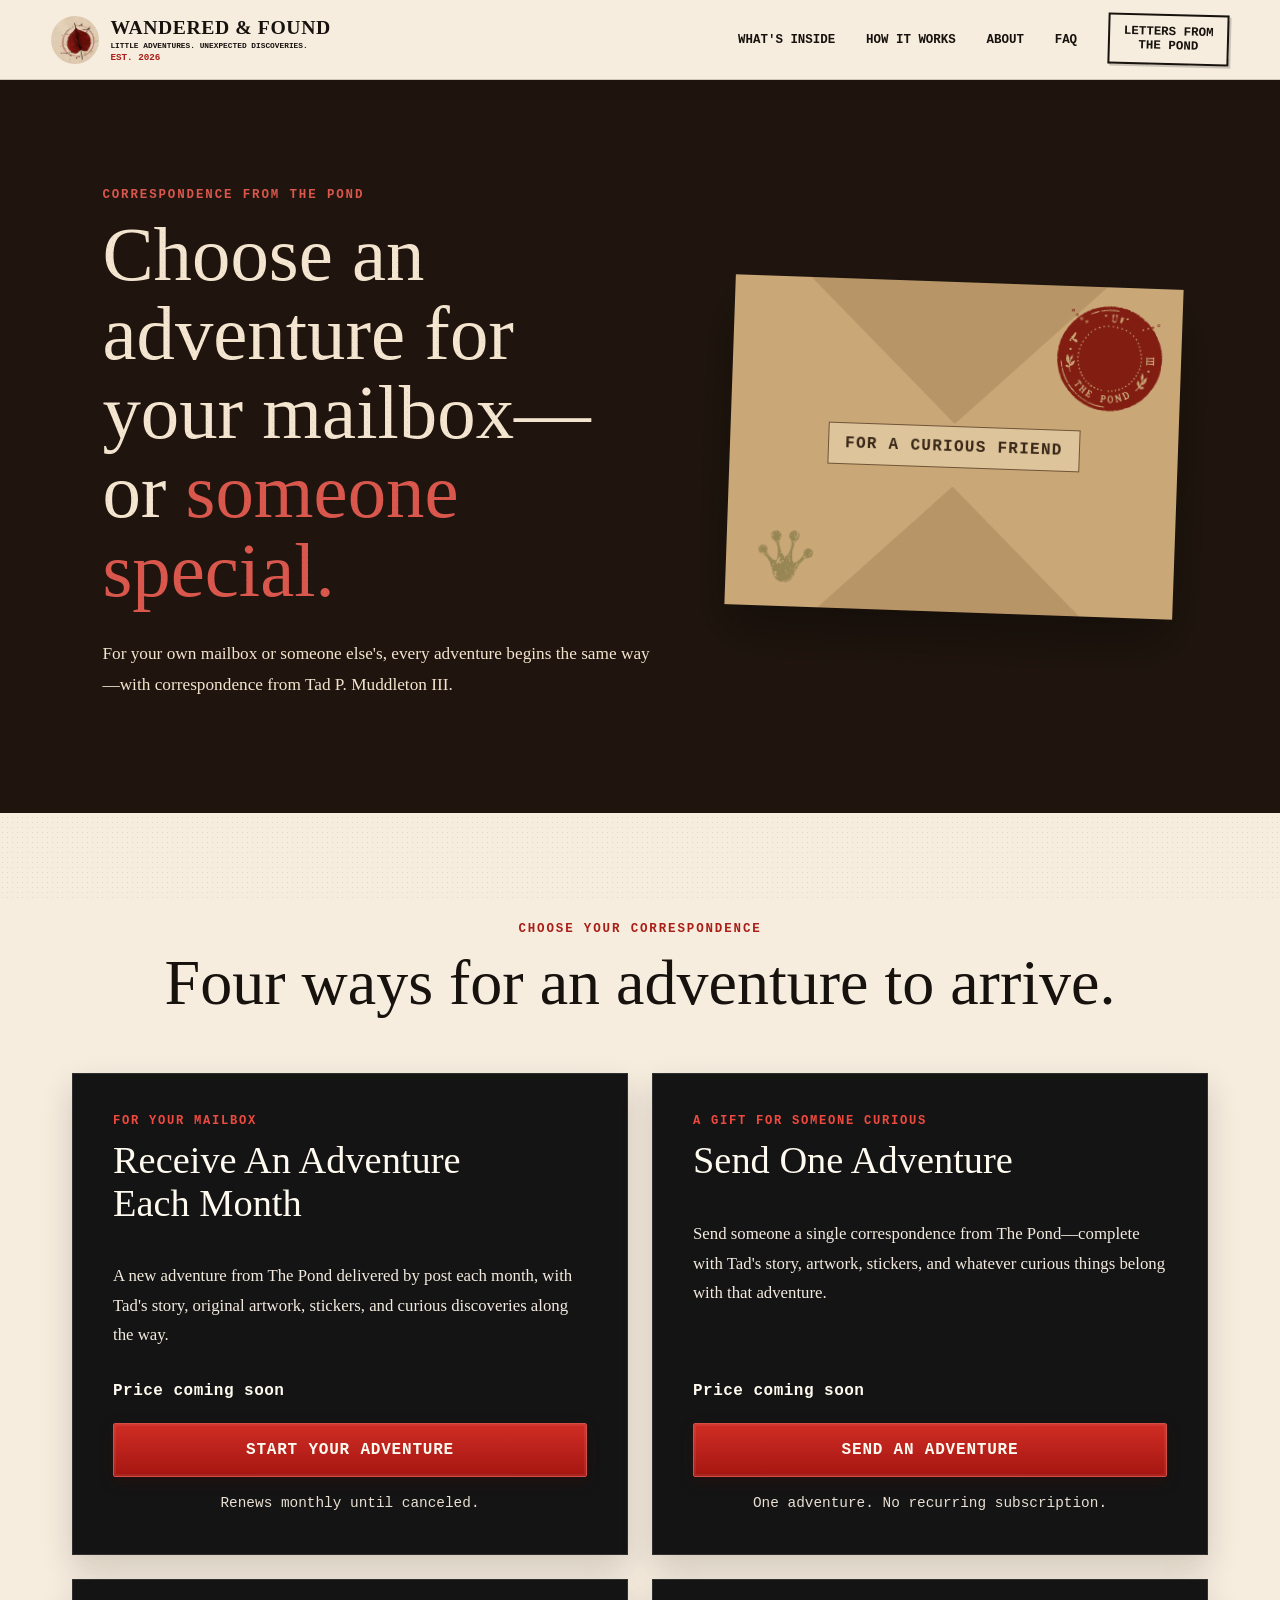
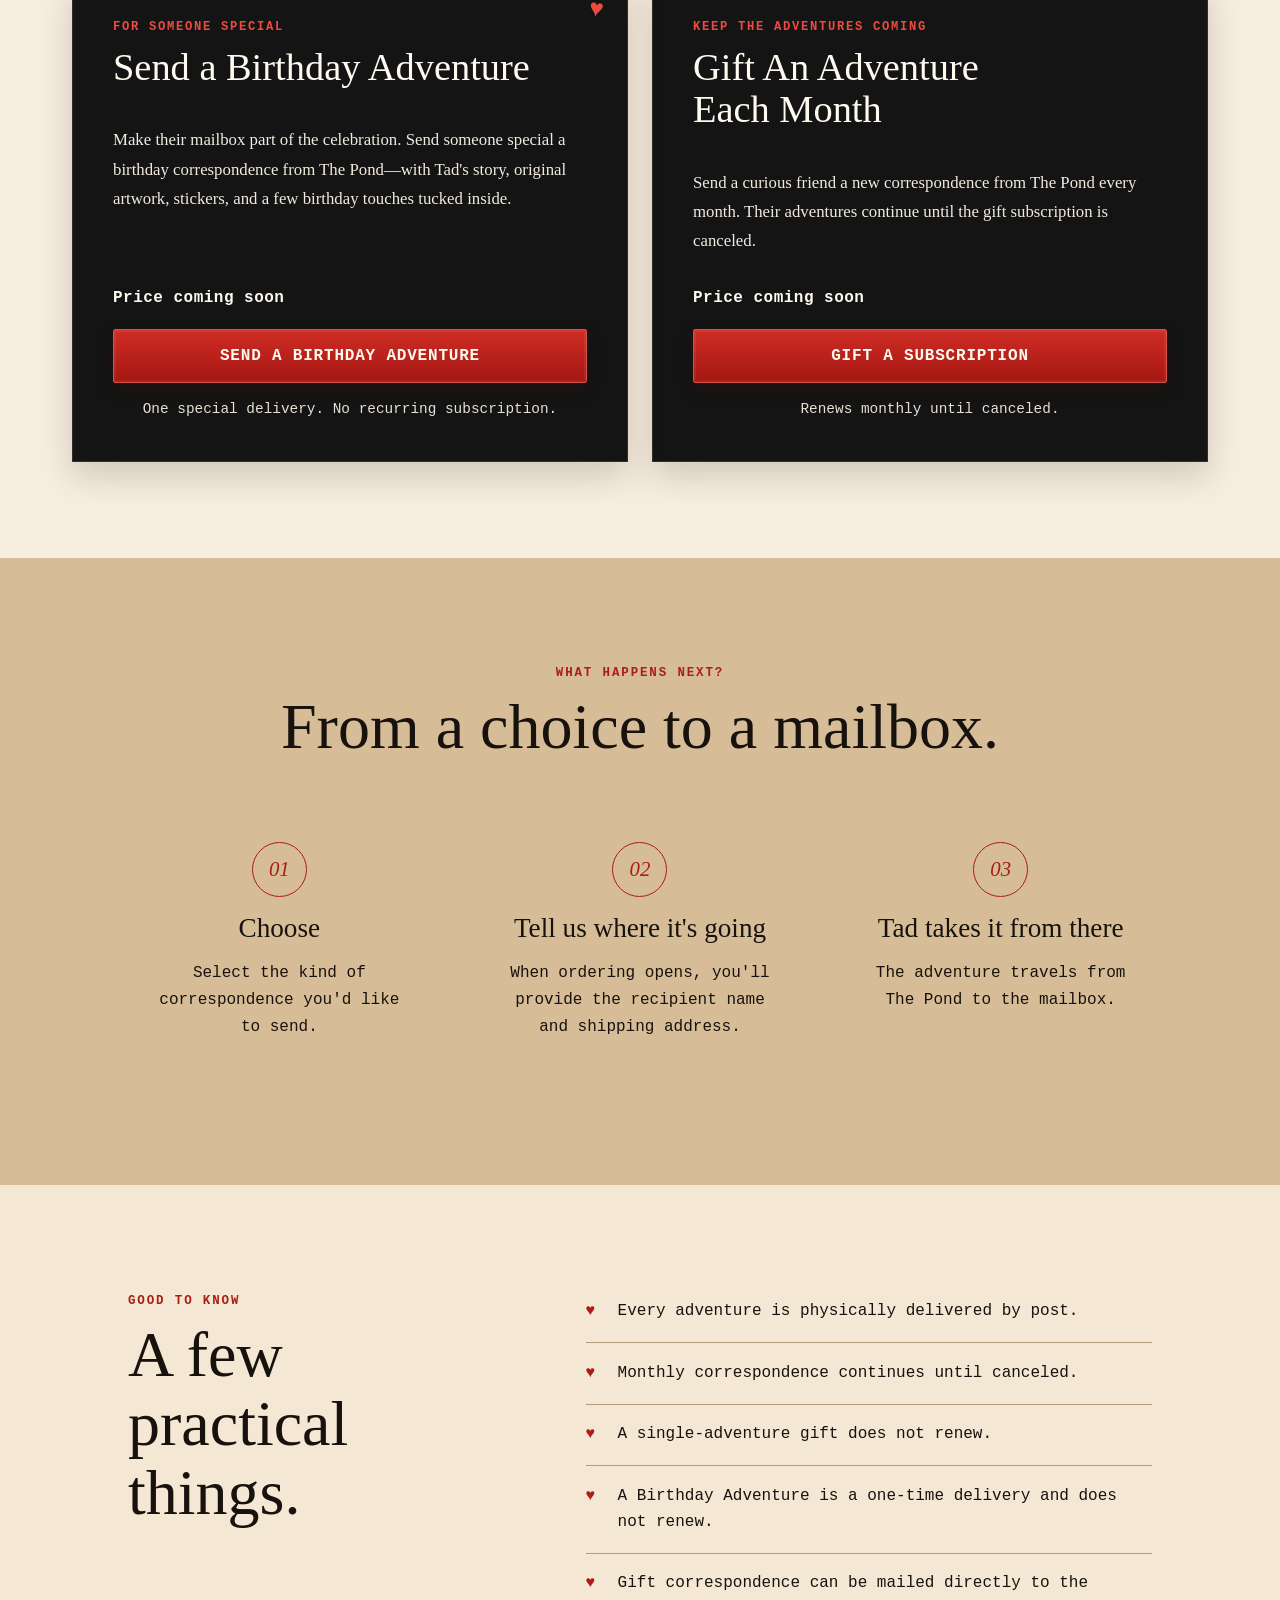
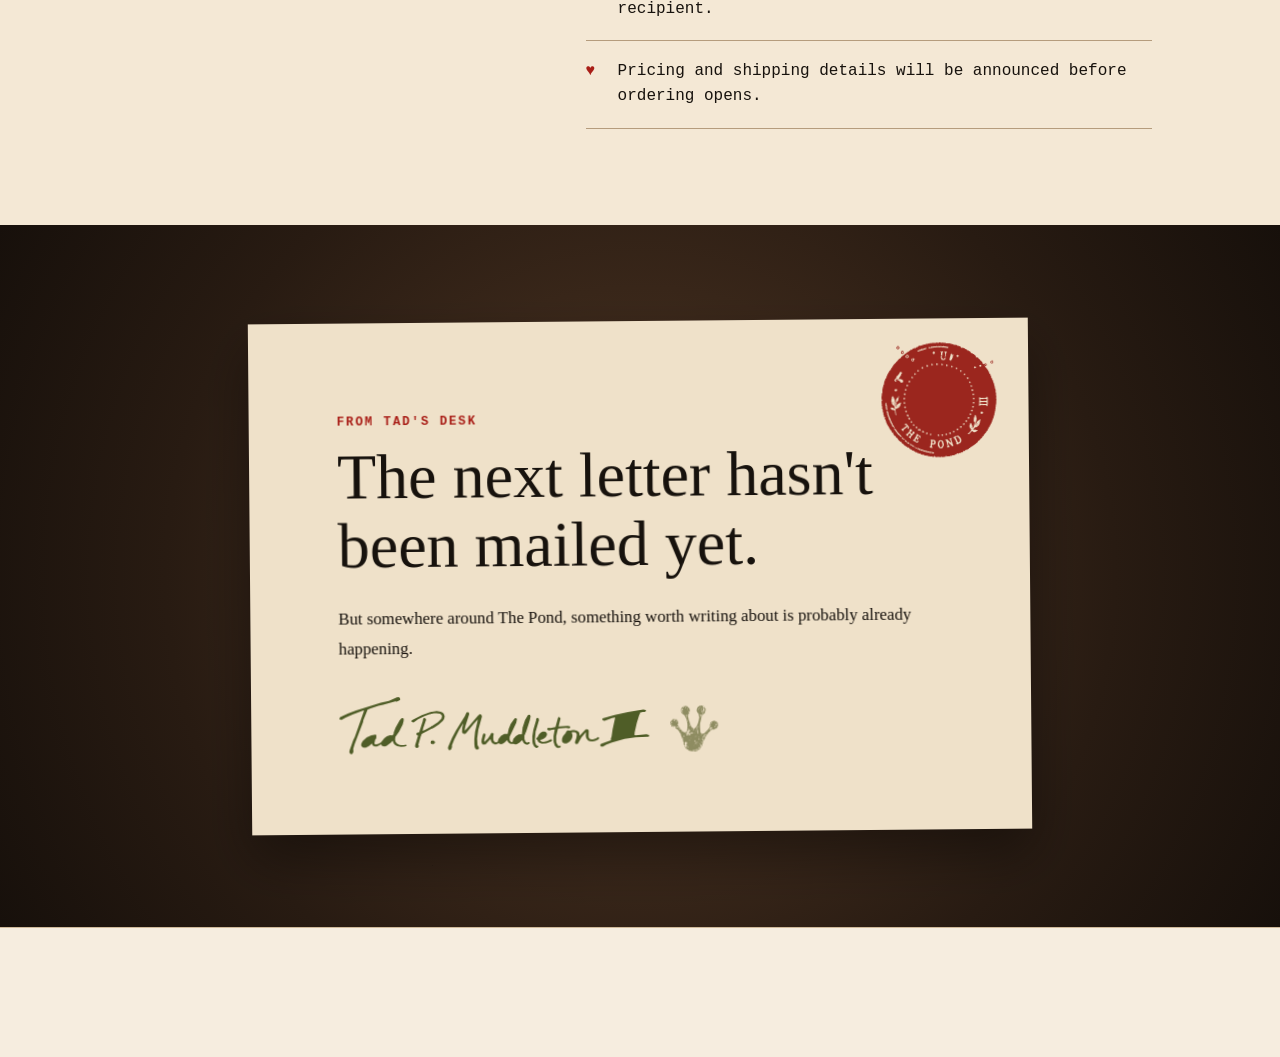
<file: subscribe/index.html>
<!doctype html>
<html lang="en"><head><meta charset="utf-8"><meta name="viewport" content="width=device-width,initial-scale=1"><meta name="description" content="Choose monthly correspondence, a single gift adventure, a birthday adventure, or a monthly gift from Wandered & Found and The Pond."><meta name="theme-color" content="#efe3cf"><meta name="robots" content="noindex,nofollow"><meta property="og:title" content="Correspondence From The Pond — Wandered & Found"><meta property="og:description" content="Choose monthly correspondence, a single gift adventure, a Birthday Adventure, or a monthly gift from The Pond."><meta property="og:type" content="website"><meta name="twitter:card" content="summary"><meta name="twitter:title" content="Correspondence From The Pond — Wandered & Found"><meta name="twitter:description" content="Choose monthly correspondence, a single gift adventure, a Birthday Adventure, or a monthly gift from The Pond."><title>Correspondence From The Pond — Wandered & Found</title><link rel="icon" href="../assets/images/stamp.svg" type="image/svg+xml"><link rel="stylesheet" href="../assets/css/base.css"><link rel="stylesheet" href="../assets/css/home.css"><link rel="stylesheet" href="../assets/css/responsive.css"><link rel="stylesheet" href="../assets/css/subscribe.css"></head><body>
<a class="skip-link" href="#main-content">Skip to main content</a>
<header class="site-header" id="top"><a class="brand" href="../"><img src="../assets/images/stamp.svg" alt=""><span><strong>WANDERED & FOUND</strong><small>LITTLE ADVENTURES. UNEXPECTED DISCOVERIES.</small><em>EST. 2026</em></span></a><button class="menu-button" type="button" aria-expanded="false" aria-controls="main-nav" aria-label="Open navigation menu"><span aria-hidden="true"></span><span aria-hidden="true"></span><span aria-hidden="true"></span><b>Menu</b></button><nav id="main-nav" class="main-nav" aria-label="Primary navigation"><a href="../whats-inside/">What's Inside</a><a href="../how-it-works/">How It Works</a><a href="../about/">About</a><a href="../faq/">FAQ</a><a class="stamp-link" href="../subscribe/">Letters From<br>The Pond</a></nav></header>
<main id="main-content" class="subscribe-page">
<section class="subscribe-hero"><div><p class="eyebrow">Correspondence From The Pond</p><h1>Choose an adventure for your mailbox—or <span>someone special.</span></h1><p>For your own mailbox or someone else's, every adventure begins the same way—with correspondence from Tad P. Muddleton III.</p></div><div class="subscribe-envelope" aria-hidden="true"><img src="../assets/images/tad-correspondence-stamp.svg" alt=""><strong>FOR A CURIOUS FRIEND</strong><img class="envelope-paw" src="../assets/images/tad-footprint.svg" alt=""></div></section>
<section class="correspondence-options" aria-labelledby="choose-title"><p class="eyebrow">Choose your correspondence</p><h2 id="choose-title">Four ways for an adventure to arrive.</h2><div class="option-grid">
<article class="option-card featured"><span>FOR YOUR MAILBOX</span><h3>Receive An Adventure Each Month</h3><p>A new adventure from The Pond delivered by post each month, with Tad's story, original artwork, stickers, and curious discoveries along the way.</p><b>Price coming soon</b><button class="red-button preview-checkout" type="button">Start Your Adventure</button><small>Renews monthly until canceled.</small></article>
<article class="option-card"><span>A GIFT FOR SOMEONE CURIOUS</span><h3>Send One Adventure</h3><p>Send someone a single correspondence from The Pond—complete with Tad's story, artwork, stickers, and whatever curious things belong with that adventure.</p><b>Price coming soon</b><button class="red-button preview-checkout" type="button">Send an Adventure</button><small>One adventure. No recurring subscription.</small></article>
<article class="option-card birthday"><span>FOR SOMEONE SPECIAL</span><h3>Send a Birthday Adventure</h3><p>Make their mailbox part of the celebration. Send someone special a birthday correspondence from The Pond—with Tad's story, original artwork, stickers, and a few birthday touches tucked inside.</p><b>Price coming soon</b><button class="red-button preview-checkout" type="button">Send a Birthday Adventure</button><small>One special delivery. No recurring subscription.</small></article>
<article class="option-card"><span>KEEP THE ADVENTURES COMING</span><h3>Gift An Adventure Each Month</h3><p>Send a curious friend a new correspondence from The Pond every month. Their adventures continue until the gift subscription is canceled.</p><b>Price coming soon</b><button class="red-button preview-checkout" type="button">Gift a Subscription</button><small>Renews monthly until canceled.</small></article>
</div></section>
<section class="next-steps"><p class="eyebrow">What Happens Next?</p><h2>From a choice to a mailbox.</h2><div class="step-grid"><article><b>01</b><h3>Choose</h3><p>Select the kind of correspondence you'd like to send.</p></article><article><b>02</b><h3>Tell us where it's going</h3><p>When ordering opens, you'll provide the recipient name and shipping address.</p></article><article><b>03</b><h3>Tad takes it from there</h3><p>The adventure travels from The Pond to the mailbox.</p></article></div></section>
<section class="subscribe-good"><div><p class="eyebrow">Good to know</p><h2>A few practical things.</h2></div><ul><li>Every adventure is physically delivered by post.</li><li>Monthly correspondence continues until canceled.</li><li>A single-adventure gift does not renew.</li><li>A Birthday Adventure is a one-time delivery and does not renew.</li><li>Gift correspondence can be mailed directly to the recipient.</li><li>Pricing and shipping details will be announced before ordering opens.</li></ul></section>
<section class="tad-desk"><div class="desk-letter"><img class="desk-stamp" src="../assets/images/tad-correspondence-stamp.svg" alt=""><p class="eyebrow">From Tad's Desk</p><h2>The next letter hasn't been mailed yet.</h2><p>But somewhere around The Pond, something worth writing about is probably already happening.</p><div><img src="../assets/images/tad-signature.svg" alt="Tad P. Muddleton III"><img src="../assets/images/tad-footprint.svg" alt=""></div></div></section>
</main><div class="preview-toast" id="preview-toast" role="status" aria-live="polite">Preview mode — checkout will connect to Stripe when the site is activated.</div><footer class="site-footer"><div class="paw" aria-hidden="true"><img src="../assets/images/tad-footprint.svg" alt="" width="52" height="49"></div><p class="hand-note">Wander a little. Collect the moments.<br>See what you discover.</p><div class="footer-links"><a href="../contact/">Contact</a><a href="../shipping/">Shipping & Returns</a><a href="../privacy/">Privacy</a><a href="../terms/">Terms</a></div><a class="footer-brand" href="#top"><img src="../assets/images/stamp.svg" alt=""><span>Wandered & Found</span></a></footer><script src="../assets/js/site.js" defer></script></body></html>
</file>
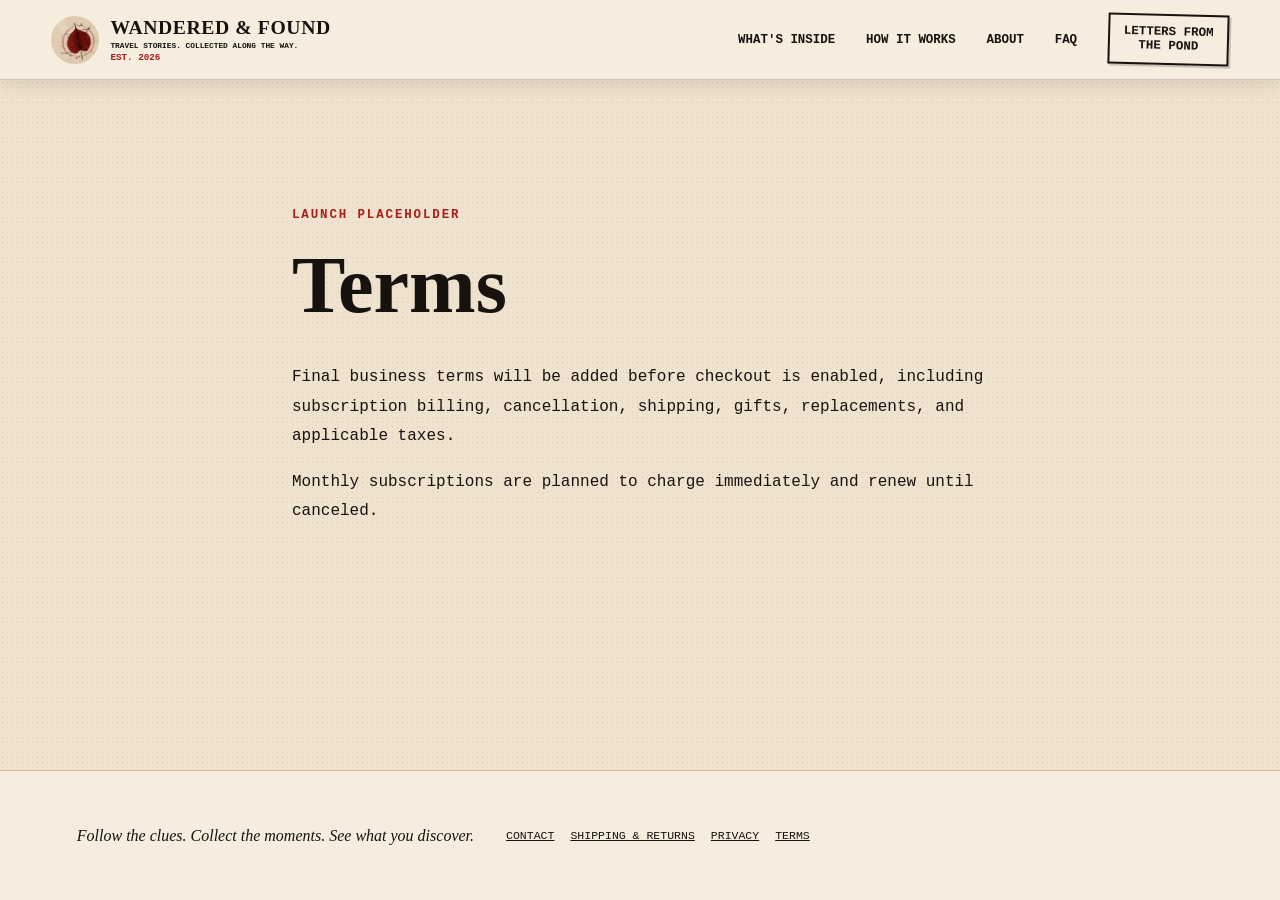
<file: terms/index.html>
<!doctype html><html lang="en"><head><meta charset="utf-8"><meta name="viewport" content="width=device-width,initial-scale=1"><meta name="robots" content="noindex,nofollow"><title>Terms — Wandered & Found</title><link rel="stylesheet" href="../assets/css/base.css"><link rel="stylesheet" href="../assets/css/home.css"><link rel="stylesheet" href="../assets/css/responsive.css"></head><body><header class="site-header"><a class="brand" href="../"><img src="../assets/images/stamp.svg" alt=""><span><strong>WANDERED & FOUND</strong><small>TRAVEL STORIES. COLLECTED ALONG THE WAY.</small><em>EST. 2026</em></span></a><button class="menu-button" type="button" aria-expanded="false" aria-controls="main-nav"><span></span><span></span><span></span><b>Menu</b></button><nav id="main-nav" class="main-nav"><a href="../#inside">What's Inside</a><a href="../#how">How It Works</a><a href="../#about">About</a><a href="../#faq">FAQ</a><a class="stamp-link" href="../#subscribe">Letters From<br>The Pond</a></nav></header><main><section class="simple-page"><p class="eyebrow">Launch placeholder</p><h1>Terms</h1><p>Final business terms will be added before checkout is enabled, including subscription billing, cancellation, shipping, gifts, replacements, and applicable taxes.</p><p>Monthly subscriptions are planned to charge immediately and renew until canceled.</p></section></main><footer class="site-footer"><p class="hand-note">Follow the clues. Collect the moments. See what you discover.</p><div class="footer-links"><a href="../contact/">Contact</a><a href="../shipping/">Shipping & Returns</a><a href="../privacy/">Privacy</a><a href="../terms/">Terms</a></div></footer><script src="../assets/js/site.js" defer></script></body></html>
</file>
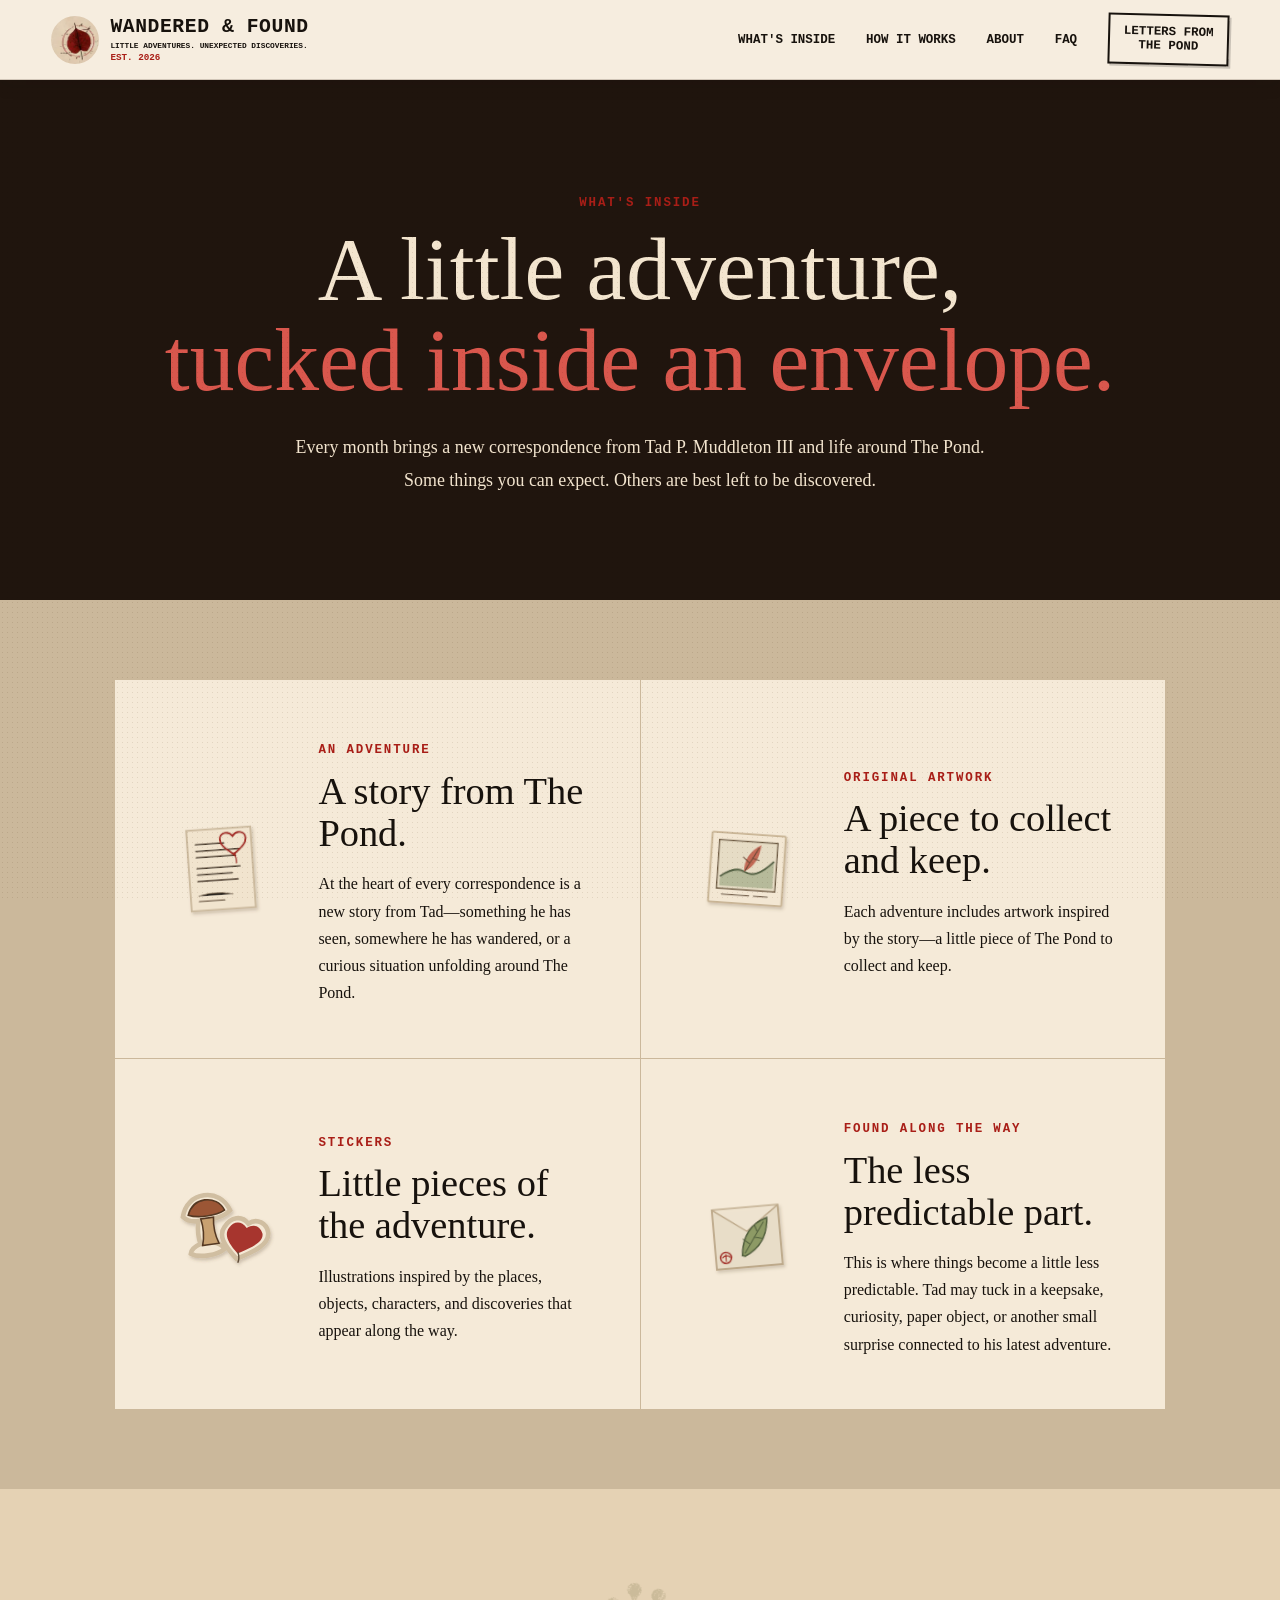
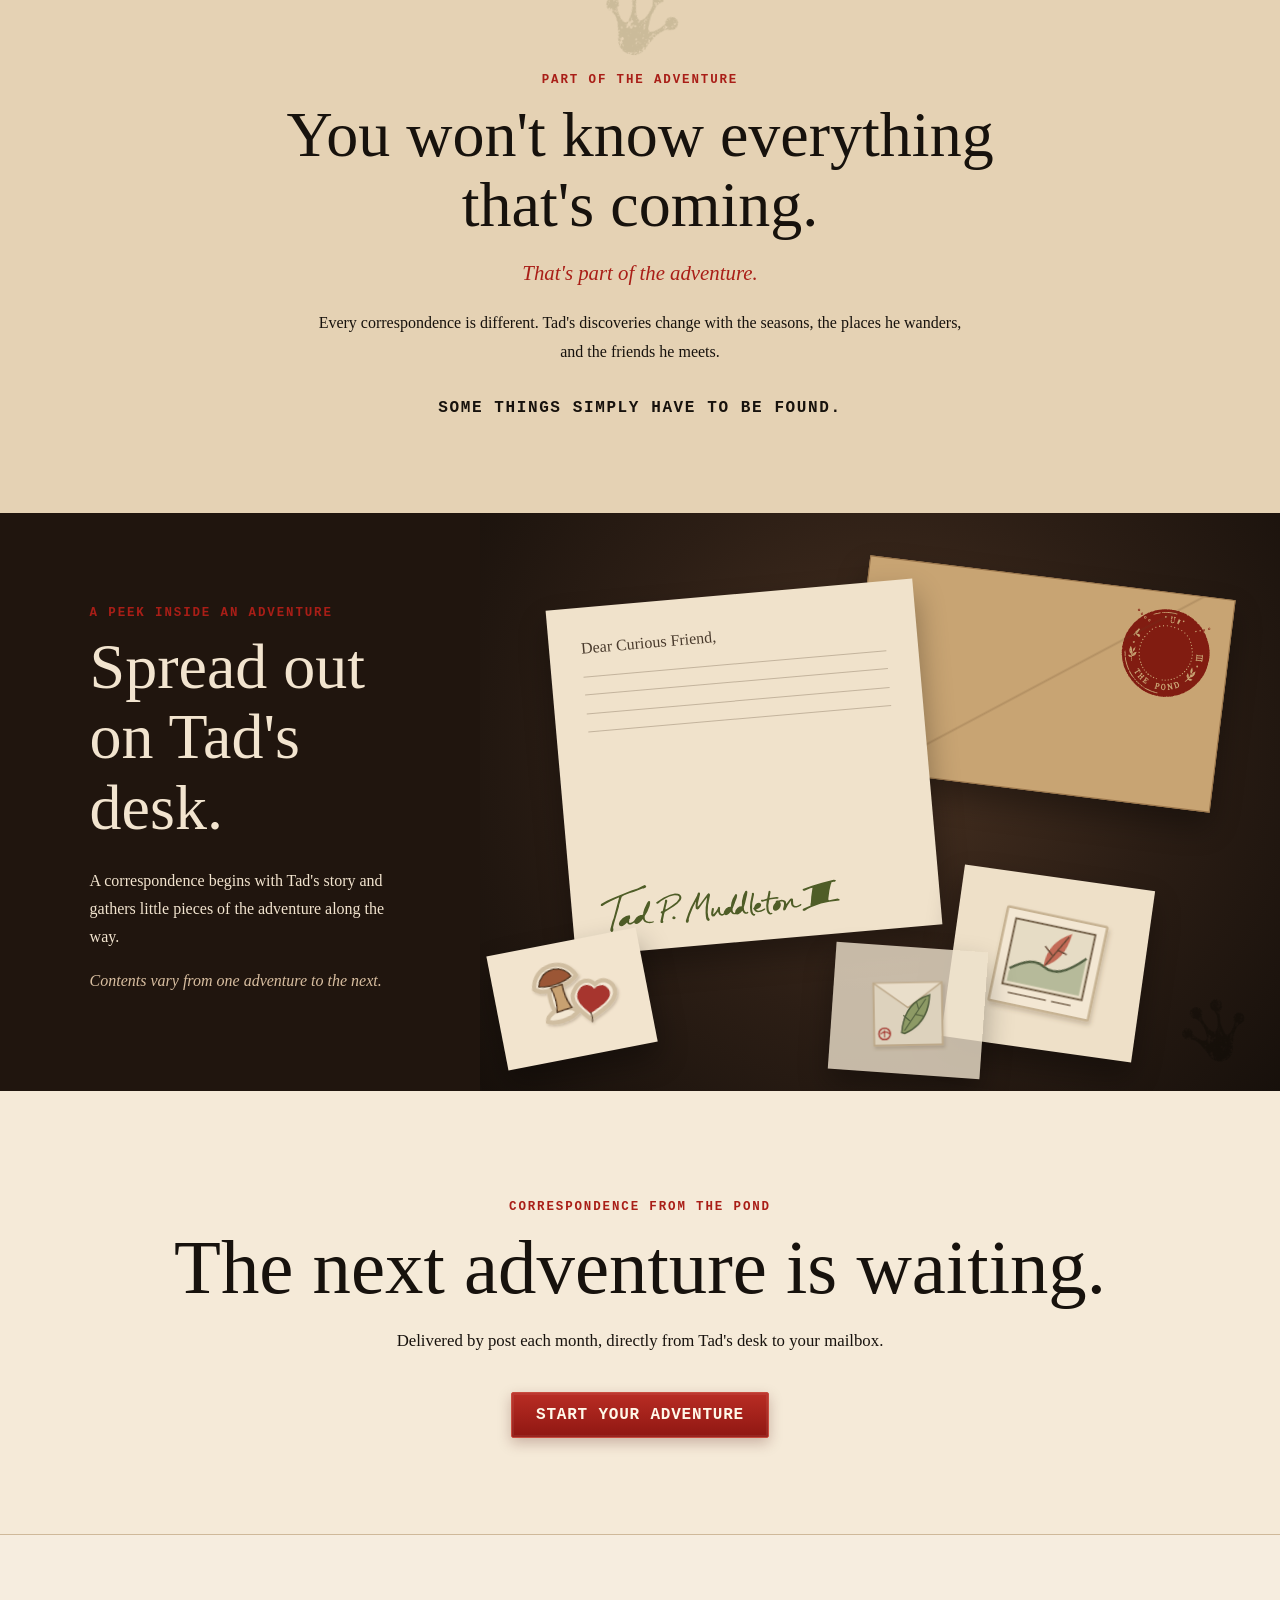
<file: whats-inside/index.html>
<!doctype html>
<html lang="en">
<head>
  <meta charset="utf-8"><meta name="viewport" content="width=device-width,initial-scale=1">
  <meta name="description" content="See what arrives in a Wandered & Found adventure from The Pond: Tad's story, original artwork, stickers, and curious discoveries along the way.">
  <meta name="theme-color" content="#efe3cf"><meta name="robots" content="noindex,nofollow">
  <meta property="og:title" content="What's Inside — Wandered & Found"><meta property="og:description" content="A peek inside the monthly correspondence from Tad P. Muddleton III and The Pond."><meta property="og:type" content="website">
  <title>What's Inside — Wandered & Found</title>
  <link rel="icon" href="../assets/images/stamp.svg" type="image/svg+xml">
  <link rel="stylesheet" href="../assets/css/base.css"><link rel="stylesheet" href="../assets/css/home.css"><link rel="stylesheet" href="../assets/css/responsive.css"><link rel="stylesheet" href="../assets/css/contents-icons.css"><link rel="stylesheet" href="../assets/css/whats-inside.css">
</head>
<body>
<a class="skip-link" href="#main-content">Skip to main content</a>
<header class="site-header" id="top">
  <a class="brand" href="../"><img src="../assets/images/stamp.svg" alt="" decoding="async"><span><strong>WANDERED & FOUND</strong><small>LITTLE ADVENTURES. UNEXPECTED DISCOVERIES.</small><em>EST. 2026</em></span></a>
  <button class="menu-button" type="button" aria-expanded="false" aria-controls="main-nav" aria-label="Open navigation menu"><span aria-hidden="true"></span><span aria-hidden="true"></span><span aria-hidden="true"></span><b>Menu</b></button>
  <nav id="main-nav" class="main-nav" aria-label="Primary navigation"><a href="../whats-inside/">What's Inside</a><a href="../how-it-works/">How It Works</a><a href="../about/">About</a><a href="../faq/">FAQ</a><a class="stamp-link" href="../subscribe/">Letters From<br>The Pond</a></nav>
</header>
<main id="main-content" class="inside-page">
  <section class="inside-hero"><p class="eyebrow">What's Inside</p><h1>A little adventure,<br><span>tucked inside an envelope.</span></h1><p>Every month brings a new correspondence from Tad P. Muddleton III and life around The Pond. Some things you can expect. Others are best left to be discovered.</p></section>
  <section class="inside-details" aria-label="What arrives"><article><img src="../assets/images/icon-adventure.svg" alt="" aria-hidden="true"><div><p class="eyebrow">An Adventure</p><h2>A story from The Pond.</h2><p>At the heart of every correspondence is a new story from Tad—something he has seen, somewhere he has wandered, or a curious situation unfolding around The Pond.</p></div></article><article><img src="../assets/images/icon-artwork.svg" alt="" aria-hidden="true"><div><p class="eyebrow">Original Artwork</p><h2>A piece to collect and keep.</h2><p>Each adventure includes artwork inspired by the story—a little piece of The Pond to collect and keep.</p></div></article><article><img src="../assets/images/icon-stickers.svg" alt="" aria-hidden="true"><div><p class="eyebrow">Stickers</p><h2>Little pieces of the adventure.</h2><p>Illustrations inspired by the places, objects, characters, and discoveries that appear along the way.</p></div></article><article><img src="../assets/images/icon-found.svg" alt="" aria-hidden="true"><div><p class="eyebrow">Found Along The Way</p><h2>The less predictable part.</h2><p>This is where things become a little less predictable. Tad may tuck in a keepsake, curiosity, paper object, or another small surprise connected to his latest adventure.</p></div></article></section>
  <section class="surprise-section"><img src="../assets/images/tad-footprint.svg" alt="" aria-hidden="true"><p class="eyebrow">Part of the adventure</p><h2>You won't know everything that's coming.</h2><p class="hand-note">That's part of the adventure.</p><p>Every correspondence is different. Tad's discoveries change with the seasons, the places he wanders, and the friends he meets.</p><strong>Some things simply have to be found.</strong></section>
  <section class="peek-section"><div class="peek-copy"><p class="eyebrow">A peek inside an adventure</p><h2>Spread out on Tad's desk.</h2><p>A correspondence begins with Tad's story and gathers little pieces of the adventure along the way.</p><p class="variation-note">Contents vary from one adventure to the next.</p></div><div class="desk-spread" aria-hidden="true"><div class="kraft-envelope"><img src="../assets/images/tad-correspondence-stamp.svg" alt=""></div><div class="desk-letter"><span>Dear Curious Friend,</span><i></i><i></i><i></i><i></i><img src="../assets/images/tad-signature.svg" alt=""></div><div class="art-card"><img src="../assets/images/icon-artwork.svg" alt=""></div><div class="sticker-piece"><img src="../assets/images/icon-stickers.svg" alt=""></div><div class="glassine-piece"><img src="../assets/images/icon-found.svg" alt=""></div><img class="desk-footprint" src="../assets/images/tad-footprint.svg" alt=""></div></section>
  <section class="inside-cta"><p class="eyebrow">Correspondence From The Pond</p><h2>The next adventure is waiting.</h2><p>Delivered by post each month, directly from Tad's desk to your mailbox.</p><a class="red-button" href="../subscribe/">Start Your Adventure</a></section>
</main>
<footer class="site-footer"><div class="paw" aria-hidden="true"><img src="../assets/images/tad-footprint.svg" alt="" width="52" height="49" loading="lazy" decoding="async"></div><p class="hand-note">Wander a little. Collect the moments.<br>See what you discover.</p><div class="footer-links"><a href="../contact/">Contact</a><a href="../shipping/">Shipping & Returns</a><a href="../privacy/">Privacy</a><a href="../terms/">Terms</a></div><a class="footer-brand" href="#top"><img src="../assets/images/stamp.svg" alt="" loading="lazy" decoding="async"><span>Wandered & Found</span></a></footer>
<script src="../assets/js/site.js" defer></script>
</body></html>
</file>
<file: assets/css/base.css>
:root{--ink:#17120d;--muted:#6a5c4d;--paper:#efe3cf;--paper2:#f6eddf;--red:#a91e17;--red2:#7e120e;--wood:#17100b;--line:#b59c7d;--shadow:0 18px 45px rgba(22,14,8,.18);font-family:"Courier New",Courier,monospace;color:var(--ink);background:#d7c7ae}*{box-sizing:border-box}html{scroll-behavior:smooth}body{margin:0;background:var(--paper);min-width:320px;min-height:100vh;min-height:100svh;display:flex;flex-direction:column}body:before{content:"";position:fixed;inset:0;pointer-events:none;opacity:.16;background-image:radial-gradient(#7b6347 .55px,transparent .55px);background-size:5px 5px;mix-blend-mode:multiply}main{flex:1 0 auto}.site-footer{margin-top:auto;flex-shrink:0}a{color:inherit}button,input{font:inherit}.eyebrow{text-transform:uppercase;letter-spacing:.15em;font-weight:700;font-size:.78rem;color:var(--red)}.red-button,.outline-button{display:inline-flex;justify-content:center;align-items:center;min-height:46px;padding:.8rem 1.5rem;text-transform:uppercase;letter-spacing:.05em;font-weight:700;border-radius:2px;cursor:pointer;text-decoration:none}.red-button{color:#fff8e9;border:1px solid #c84a3d;background:linear-gradient(#b92d24,#8f1712);box-shadow:inset 0 0 0 2px rgba(255,255,255,.06),0 5px 14px rgba(77,11,7,.25)}.outline-button{border:1px solid var(--ink);background:transparent}.hand-note{font-family:"Segoe Print","Bradley Hand",cursive;font-style:italic}.simple-page{min-height:0;max-width:760px;margin:auto;padding:7rem 2rem}.simple-page h1{font-family:Georgia,serif;font-size:clamp(2.6rem,7vw,5rem);margin:.25rem 0 2rem}.simple-page h2{margin-top:2.5rem}.simple-page p{line-height:1.85}.simple-page .red-button{margin-top:1rem}.skip-link{position:fixed;left:12px;top:10px;z-index:3000;transform:translateY(-160%);background:#fff8e9;color:#17120d;border:2px solid #17120d;padding:.7rem 1rem;font-weight:700;text-decoration:none}.skip-link:focus{transform:translateY(0)}:focus-visible{outline:3px solid #c53b31;outline-offset:3px}.hero .eyebrow,.story-section .eyebrow,.subscribe-section .eyebrow{color:#d9574d}@media(prefers-reduced-motion:reduce){html{scroll-behavior:auto}*,*::before,*::after{scroll-behavior:auto!important;transition-duration:.01ms!important;animation-duration:.01ms!important;animation-iteration-count:1!important}}
</file>
<file: assets/css/home.css>
.site-header{height:118px;padding:12px clamp(18px,5vw,72px);display:flex;align-items:center;justify-content:space-between;gap:2rem;background:var(--paper2);border-bottom:1px solid rgba(55,35,20,.2);position:relative;z-index:20}.brand{display:flex;align-items:center;gap:.9rem;text-decoration:none}.brand img{width:68px;height:68px;object-fit:cover;border-radius:50%;mix-blend-mode:multiply}.brand strong{display:block;font-family:Georgia,serif;font-size:1.55rem;letter-spacing:.03em}.brand small{display:block;font-size:.56rem;font-weight:700;margin-top:.18rem}.brand em{display:block;color:var(--red);font-style:normal;font-weight:700;font-size:.7rem;margin-top:.25rem}.main-nav{display:flex;align-items:center;gap:clamp(18px,3vw,42px);text-transform:uppercase;font-weight:700;font-size:.84rem}.main-nav a{text-decoration:none}.main-nav a:hover{color:var(--red)}.stamp-link{border:2px solid var(--ink);padding:.85rem 1.2rem;text-align:center;transform:rotate(1.5deg);box-shadow:2px 2px 0 rgba(0,0,0,.18)}.menu-button{display:none;background:none;border:0}.hero{min-height:560px;display:grid;grid-template-columns:minmax(310px,.78fr) 1.5fr;background:var(--wood);color:#f2e4cf;overflow:hidden}.hero-copy{padding:4.5rem clamp(28px,6vw,78px);align-self:center;z-index:2}.hero h1{font-family:Georgia,serif;font-weight:400;font-size:clamp(2.5rem,4.8vw,4.9rem);line-height:1.05;margin:.5rem 0}.hero h1 span{color:#d43127}.hero-lede{font-family:Georgia,serif;font-size:1.15rem;line-height:1.65;text-align:center}.heart-rule{display:flex;align-items:center;gap:.8rem;margin:1rem 0}.heart-rule i{height:1px;background:var(--red);flex:1}.heart-rule b{color:#c9231d;font-size:1.45rem}.hero .red-button{width:100%;margin-top:.8rem}.hero .hand-note{text-align:center;font-size:1.05rem}.hero-art{margin:0;min-width:0;position:relative;background:var(--wood);overflow:hidden}.hero-art:before{content:"";position:absolute;inset:0;z-index:1;background:linear-gradient(90deg,rgba(23,16,11,.96) 0%,rgba(23,16,11,.58) 5%,rgba(23,16,11,0) 14%);pointer-events:none}.hero-art img{width:100%;height:100%;object-fit:cover;object-position:center center;display:block;filter:none;opacity:1}.paper-section{padding:2.5rem clamp(22px,6vw,78px) 4rem;background:var(--paper2);border-top:1px solid #d1bea2}.section-heading{display:flex;align-items:center;gap:1rem;justify-content:center;text-transform:uppercase;text-align:center}.section-heading span{height:1px;max-width:90px;flex:1;background:var(--red)}.section-heading h2{font-size:1.25rem}.section-heading b{color:var(--red)}.contents-grid{display:grid;grid-template-columns:repeat(4,1fr);margin-top:1.8rem}.contents-grid article{text-align:center;padding:1.2rem 2rem;border-right:1px dotted #9d8c74}.contents-grid article:last-child{border-right:0}.contents-grid h3{text-transform:uppercase;font-size:.92rem}.contents-grid p{font-family:Georgia,serif;line-height:1.55;font-size:.94rem}.sketch{font-family:Georgia,serif;font-size:3.1rem;height:66px;color:#554838}.story-section,.letter-section{display:grid;grid-template-columns:1fr 1fr;min-height:540px}.story-section{background:#20150e;color:#efe1ca}.story-art{overflow:hidden;display:flex;align-items:center;justify-content:center;padding:3rem}.story-art img{width:100%;height:100%;object-fit:cover;filter:none;opacity:1}.story-parcel{width:min(430px,90%);min-height:300px;background:#d7b889;color:#3c2a1d;border:1px solid #9b7952;box-shadow:0 18px 38px rgba(0,0,0,.32);transform:rotate(-2deg);position:relative;padding:2.4rem 2.8rem;display:flex;flex-direction:column;justify-content:center;align-items:flex-start;overflow:hidden}.story-parcel .parcel-twine{position:absolute;background:#8d6b45;opacity:.72;box-shadow:0 0 0 1px rgba(63,42,24,.22)}.story-parcel .parcel-twine-horizontal{height:7px;left:-4%;right:-4%;top:46%;transform:rotate(1deg)}.story-parcel .parcel-twine-vertical{width:7px;top:-4%;bottom:-4%;right:22%;transform:rotate(-1deg)}.story-parcel .pond-postmark{position:absolute;right:1.7rem;top:1.5rem;width:82px;height:82px;object-fit:contain;mix-blend-mode:multiply;transform:rotate(8deg)}.story-parcel .parcel-from{margin:0 0 3.7rem;font-size:.76rem;line-height:1.55;text-transform:uppercase;letter-spacing:.06em;position:relative;z-index:2}.story-parcel .parcel-from strong{display:block;font-size:.9rem;letter-spacing:.02em}.story-parcel .parcel-to{margin:0;font-size:1rem;font-weight:700;letter-spacing:.08em;position:relative;z-index:2}.story-parcel .parcel-care{margin-top:.45rem;font-size:.67rem;letter-spacing:.14em;position:relative;z-index:2}.story-parcel .parcel-footprint{position:absolute;right:2rem;bottom:1.4rem;width:58px;height:auto;object-fit:contain;mix-blend-mode:multiply;transform:rotate(-12deg);opacity:.82}.story-copy,.about-copy{padding:5rem clamp(30px,7vw,92px);align-self:center}.story-copy h2,.about-copy h2,.gift-section h2,.faq-section h2,.subscribe-section h2{font-family:Georgia,serif;font-weight:400;font-size:clamp(2.3rem,5vw,4.2rem);line-height:1.05;margin:.35rem 0 2rem}.steps{list-style:none;padding:0;margin:2rem 0 0}.steps li{display:flex;gap:1rem;padding:1rem 0;border-top:1px solid rgba(239,225,202,.2)}.steps b{color:#c82920;font-family:Georgia,serif;font-size:1.5rem}.steps span{line-height:1.55}.steps strong{display:block;text-transform:uppercase;margin-bottom:.2rem}.letter-section{background:var(--paper)}.letter-card{margin:3.5rem;max-width:550px;padding:3.5rem 4rem;background:#f1e4ce;box-shadow:var(--shadow);transform:rotate(-1.2deg);align-self:center;line-height:1.55;position:relative}.letter-card:after{content:"";position:absolute;right:1.45rem;top:1.25rem;width:112px;height:112px;background:url("../images/tad-correspondence-stamp.svg") center/contain no-repeat;transform:rotate(10deg);opacity:.9;mix-blend-mode:multiply;pointer-events:none}.signature{font-family:"Segoe Print","Bradley Hand",cursive;font-size:1.2rem}.about-copy p{font-family:Georgia,serif;line-height:1.8}.about-copy .hand-note{font-family:"Segoe Print","Bradley Hand",cursive}.gift-section{padding:5rem clamp(24px,7vw,90px);background:#e6d4b8;text-align:center}.gift-grid{display:grid;grid-template-columns:repeat(3,minmax(0,360px));justify-content:center;gap:1.5rem;margin-top:2rem}.gift-grid article{background:#f7ecda;border:1px solid #bda785;padding:2.2rem;box-shadow:0 10px 25px rgba(46,27,14,.1);display:flex;flex-direction:column;min-height:410px}.gift-grid .featured{transform:none;border:1px solid #bda785}.gift-grid span{font-size:.7rem;letter-spacing:.18em;color:var(--red);font-weight:700}.gift-grid h3{font-family:Georgia,serif;font-size:1.6rem;min-height:3.1em;display:flex;align-items:center;justify-content:center;margin:1.15rem 0 .65rem}.gift-grid p{min-height:0;line-height:1.5;margin:.25rem 0 0;flex:1 1 auto}.gift-grid b{display:block;margin:1rem 0}.gift-grid article>a{width:100%;min-height:54px;margin-top:auto;padding:.8rem .65rem;font-size:.88rem;white-space:nowrap}.faq-section{display:grid;grid-template-columns:.75fr 1.25fr;gap:4rem;padding:5rem clamp(24px,8vw,105px);background:#f6ead7}.faq-list details{border-top:1px solid #bba789;padding:1rem 0}.faq-list details:last-child{border-bottom:1px solid #bba789}.faq-list summary{display:flex;justify-content:space-between;cursor:pointer;font-weight:700}.faq-list summary span{color:var(--red)}.faq-list p{font-family:Georgia,serif;line-height:1.6;color:#5b4b3e}.subscribe-section{display:grid;grid-template-columns:1fr 1fr;gap:4rem;padding:4.5rem clamp(24px,7vw,95px);background:#22170f;color:#f3e5cf}.subscribe-copy{align-self:center}.subscribe-copy h2 span{color:var(--red)}.price-note{color:#d9c4a6}.subscribe-card{background:#eee0ca;color:var(--ink);padding:2rem;box-shadow:var(--shadow);transform:rotate(.4deg)}.subscribe-card label{display:block;text-transform:uppercase;font-size:.72rem;font-weight:700;margin-bottom:.9rem}.subscribe-card input{display:block;width:100%;padding:.9rem;margin-top:.35rem;border:1px solid #cfbca0;background:rgba(255,255,255,.55)}.subscribe-card .red-button{width:100%;border:0}.subscribe-card small{display:block;text-align:center;margin-top:1rem;font-family:"Segoe Print",cursive;line-height:1.45}.preview-toast{position:fixed;left:50%;bottom:24px;transform:translate(-50%,20px);opacity:0;z-index:50;background:#17120d;color:#f7ead6;border:1px solid #8f7355;padding:1rem 1.3rem;box-shadow:var(--shadow);transition:.2s;pointer-events:none}.preview-toast.show{opacity:1;transform:translate(-50%,0)}.site-footer{min-height:130px;padding:1.5rem clamp(24px,6vw,82px);display:grid;grid-template-columns:auto 1fr auto auto;align-items:center;gap:2rem;background:var(--paper2);border-top:1px solid #cfb99a}.paw{font-size:2rem}.footer-links{display:flex;gap:1rem;flex-wrap:wrap;font-size:.72rem;text-transform:uppercase}.footer-brand{display:flex;align-items:center;gap:.5rem;text-decoration:none;font-family:Georgia,serif}.footer-brand img{width:74px;height:74px;border-radius:50%;mix-blend-mode:multiply}@media(max-width:900px){.gift-grid article{min-height:0}.gift-grid h3{min-height:0}.gift-grid p{flex:0 0 auto}.gift-grid article>a{white-space:normal}}
</file>
<file: assets/css/responsive.css>
@media(max-width:900px){.brand small{font-size:.42rem}.brand em{font-size:.52rem}.menu-button{display:grid;gap:5px;width:44px;min-width:44px;min-height:44px;padding:8px;border:0;position:relative;place-content:center}.menu-button span{width:24px;height:2px;background:#17120d}.menu-button b{position:absolute;width:1px;height:1px;overflow:hidden;clip:rect(0 0 0 0)}.main-nav{display:none;position:absolute;left:0;right:0;padding:1rem 1.2rem;background:#f5ead8;border-bottom:1px solid #cdbb9e;box-shadow:0 12px 24px rgba(23,18,13,.12);flex-direction:column;align-items:stretch;gap:0}.main-nav.open{display:flex}.main-nav a{padding:.8rem}.stamp-link{margin-top:.35rem}.hero{grid-template-columns:1fr;min-height:0}.hero-copy{text-align:center;padding:2.6rem 2rem 2rem}.hero h1{font-size:2.8rem}.hero-lede{font-size:1rem}.hero-art{height:360px;order:2}.hero-art:before{background:linear-gradient(180deg,rgba(23,16,11,.96) 0%,rgba(23,16,11,.58) 5%,rgba(23,16,11,0) 14%)}.hero-art img{object-position:center center}.contents-grid{grid-template-columns:repeat(2,1fr)}.contents-grid article:nth-child(2){border-right:0}.contents-grid article{border-bottom:1px dotted #9d8c74}.story-section,.letter-section{grid-template-columns:1fr}.story-art{height:360px}.story-copy,.about-copy{padding:3rem 2rem}.letter-card{margin:2.5rem 1.5rem;padding:3rem 2rem}.gift-grid{grid-template-columns:1fr}.faq-section,.subscribe-section{grid-template-columns:1fr;gap:2rem}.site-footer{grid-template-columns:1fr;text-align:center;justify-items:center}.footer-links{justify-content:center}}@media(max-width:520px){.brand span small{display:none}.hero-art{height:300px}.hero-art img{object-position:center center}.paper-section{padding-inline:14px}.contents-grid{grid-template-columns:1fr}.contents-grid article{border-right:0}.section-heading h2{font-size:.95rem}.story-art{height:300px}.letter-card:after{right:1rem;top:1rem}.gift-section,.faq-section,.subscribe-section{padding-inline:1.2rem}}.site-header{position:sticky!important;top:0;z-index:1000;box-shadow:0 5px 16px rgba(23,18,13,.10);height:80px;padding:5px clamp(16px,4vw,52px);gap:1.2rem}.brand{gap:.7rem}.brand img{width:48px;height:48px}.brand strong{font-size:1.23rem}.brand small{font-size:.49rem}.brand em{font-size:.58rem;margin-top:.12rem}.main-nav{gap:clamp(14px,2.4vw,32px);font-size:.78rem}.stamp-link{padding:.58rem .85rem}section[id]{scroll-margin-top:90px}.paper-section,.story-section,.letter-section,.gift-section,.faq-section,.subscribe-section,.site-footer{content-visibility:auto;contain-intrinsic-size:auto 600px}@media(max-width:900px){.site-header{height:64px;padding:4px 12px}.brand{gap:.55rem}.brand img{width:38px;height:38px}.brand strong{font-size:.94rem}.brand em{margin-top:.06rem}.main-nav{top:64px}section[id]{scroll-margin-top:74px}}@media(max-width:520px){.site-header{height:60px}.brand img{width:36px;height:36px}.brand strong{font-size:.9rem}.brand em{font-size:.48rem}.main-nav{top:60px}section[id]{scroll-margin-top:70px}}
</file>
<file: assets/css/contents-icons.css>
@import url("brand-type.css");
.paper-section{position:relative;overflow:hidden}.sketch{height:100px;display:flex;align-items:center;justify-content:center;font-size:0;color:transparent}.sketch img{display:block;width:94px;height:94px;object-fit:contain}.contents-grid article:nth-child(1) .sketch img{transform:rotate(-2deg)}.contents-grid article:nth-child(2) .sketch img{transform:rotate(2deg)}.contents-grid article:nth-child(3) .sketch img{transform:rotate(-1deg)}.contents-grid article:nth-child(4) .sketch img{transform:rotate(2deg)}.contents-footprint{display:block;width:54px;height:auto;margin:.15rem auto -.3rem;opacity:.16;transform:rotate(18deg);mix-blend-mode:multiply}@media(max-width:520px){.sketch{height:90px}.sketch img{width:84px;height:84px}.contents-footprint{width:46px}}
</file>
<file: assets/css/correspondence-menu.css>
.correspondence-menu {
  position: relative;
  overflow: hidden;
  padding: 1.7rem 1.8rem 1.5rem;
  border: 8px solid transparent;
  background:
    linear-gradient(#f2e4cd, #ead7b9) padding-box,
    repeating-linear-gradient(
      135deg,
      #9f241d 0 14px,
      #efe1c9 14px 27px,
      #52606a 27px 41px,
      #efe1c9 41px 54px
    ) border-box;
  box-shadow: 0 18px 45px rgba(10, 6, 3, .28);
  transform: rotate(.25deg);
}

.correspondence-menu::after {
  content: "";
  position: absolute;
  inset: 0;
  pointer-events: none;
  opacity: .12;
  background-image: radial-gradient(#725b43 .6px, transparent .6px);
  background-size: 5px 5px;
}

.correspondence-menu > * {
  position: relative;
  z-index: 1;
}

.mail-marks {
  display: flex;
  align-items: flex-start;
  justify-content: space-between;
  gap: 1rem;
  min-height: 58px;
}

.mail-marks img {
  width: 74px;
  height: 74px;
  object-fit: contain;
  opacity: .28;
  mix-blend-mode: multiply;
  transform: rotate(-8deg);
}

.mail-marks span {
  border: 1px dashed rgba(98, 72, 48, .35);
  padding: .45rem .6rem;
  color: #856f5b;
  font-size: .62rem;
  line-height: 1.35;
  letter-spacing: .12em;
  text-align: left;
  text-transform: uppercase;
  transform: rotate(1deg);
}

.correspondence-cta {
  width: min(100%, 620px) !important;
  min-height: 52px;
  margin: -.9rem auto 0;
  gap: .8rem;
  font-size: .92rem;
  box-shadow: inset 0 0 0 2px rgba(255,255,255,.07), 0 7px 16px rgba(77,11,7,.25);
}

.correspondence-cta span {
  font-size: 1.15rem;
  transition: transform .18s ease;
}

.correspondence-cta:hover span,
.correspondence-cta:focus-visible span {
  transform: translateX(4px);
}

.menu-note {
  margin: .85rem 0 1.1rem;
  text-align: center;
  color: #5c4838;
  font-size: .85rem;
}

.mini-options {
  display: grid;
  grid-template-columns: repeat(4, minmax(0, 1fr));
  gap: .65rem;
}

.mini-option {
  min-width: 0;
  min-height: 158px;
  padding: .8rem .55rem;
  display: flex;
  flex-direction: column;
  align-items: center;
  justify-content: flex-start;
  gap: .42rem;
  background: rgba(255, 248, 234, .58);
  border: 1px dashed #b9a384;
  box-shadow: 0 5px 12px rgba(70, 43, 22, .08);
  text-align: center;
}

.mini-option svg {
  width: 38px;
  height: 38px;
  fill: none;
  stroke: #6b4b36;
  stroke-width: 1.8;
  stroke-linecap: round;
  stroke-linejoin: round;
}

.mini-option svg .accent {
  stroke: #aa241c;
}

.mini-option strong {
  min-height: 2.5em;
  display: flex;
  align-items: center;
  justify-content: center;
  font-family: Georgia, serif;
  font-size: .84rem;
  line-height: 1.2;
  text-transform: uppercase;
}

.mini-option small {
  display: block;
  margin-top: .12rem;
  color: #5d4d40;
  font-family: Georgia, serif;
  font-size: .7rem;
  line-height: 1.35;
}

.correspondence-signoff {
  margin: .8rem .2rem 0 auto;
  color: #6a5140;
  font-family: "Segoe Print", "Bradley Hand", cursive;
  font-size: .74rem;
  font-style: italic;
  text-align: right;
}

@media (max-width: 1100px) {
  .mini-options { grid-template-columns: repeat(2, minmax(0, 1fr)); }
  .mini-option { min-height: 145px; }
}

@media (max-width: 520px) {
  .correspondence-menu { padding: 1.25rem 1rem 1.1rem; border-width: 6px; }
  .mail-marks img { width: 58px; height: 58px; }
  .mail-marks span { font-size: .54rem; }
  .correspondence-cta { margin-top: -.35rem; font-size: .8rem; }
  .mini-options { grid-template-columns: repeat(2, minmax(0, 1fr)); gap: .5rem; }
  .mini-option { min-height: 138px; padding: .7rem .4rem; }
  .mini-option strong { font-size: .75rem; }
  .mini-option small { font-size: .65rem; }
}
</file>
<file: assets/css/hero-final-v6.css>
/* Final hero composition: keep Wendy's desk scene, remove all duplicate paper overlays. */
.hero-art{position:relative!important;overflow:hidden!important;background:#17100b!important;isolation:isolate!important}
.hero-art::before{content:""!important;position:absolute!important;inset:0!important;z-index:2!important;pointer-events:none!important;background:linear-gradient(90deg,rgba(23,16,11,.9) 0%,rgba(23,16,11,.5) 5%,rgba(23,16,11,0) 16%)!important}
.hero-art>img{position:absolute!important;inset:0!important;width:100%!important;height:100%!important;display:block!important;object-fit:cover!important;object-position:center center!important;filter:none!important;opacity:1!important;transform:none!important}
.hero-letter{display:none!important}

@media(max-width:900px){
  .hero-art{height:390px!important;min-height:0!important}
  .hero-art::before{background:linear-gradient(180deg,rgba(23,16,11,.75) 0%,rgba(23,16,11,.28) 7%,rgba(23,16,11,0) 18%)!important}
  .hero-art>img{object-position:center center!important}
}

@media(max-width:520px){
  .hero-art{height:330px!important}
  .hero-art>img{object-position:52% center!important}
}
</file>
<file: assets/css/about.css>
.about-page{background:var(--paper2)}.about-hero{text-align:center;padding:6.5rem 2rem;background:#20150e;color:#f3e5cf}.about-hero h1{font:400 clamp(3rem,6vw,5.8rem)/1.03 Georgia,serif;margin:.5rem 0 2rem}.about-hero h1 span{color:#d9574d}.about-hero>p:not(.eyebrow){max-width:720px;margin:1rem auto;font:1.08rem/1.8 Georgia,serif}.hold-story{padding:6rem clamp(28px,10vw,150px);display:grid;grid-template-columns:1fr .8fr;gap:6rem;align-items:center}.hold-story h2,.about-tad h2,.physical-mail h2,.pond-note h2,.about-cta h2{font-family:Georgia,serif;font-weight:400;line-height:1.07}.hold-story h2{font-size:clamp(3rem,5vw,4.8rem);margin:.4rem 0 1.5rem}.hold-story p:not(.eyebrow){font:1.05rem/1.8 Georgia,serif}.tad-mark{text-align:center;padding:3rem;background:#ead8bb;box-shadow:var(--shadow);transform:rotate(1deg)}.tad-mark img:first-child{width:min(100%,390px)}.tad-mark img:last-child{display:block;width:65px;margin:2rem auto 0;opacity:.75}.about-tad{padding:6rem 2rem;background:#d8bd96}.tad-paper{position:relative;max-width:800px;margin:auto;background:#f1e4ce;padding:5rem clamp(2rem,8vw,6rem);box-shadow:var(--shadow);transform:rotate(-.5deg)}.tad-paper h2{font-size:clamp(2.7rem,5vw,4.5rem);margin:.4rem 0 2rem}.tad-paper>p:not(.eyebrow){font:1.05rem/1.8 Georgia,serif}.tad-stamp{position:absolute;width:120px;right:2rem;top:1.6rem;mix-blend-mode:multiply;transform:rotate(9deg)}.tad-signature{width:min(320px,70%);margin-top:1.5rem}.physical-mail{display:grid;grid-template-columns:1fr 1fr;background:#f5ead8;align-items:center}.physical-mail>div:last-child{padding:5rem clamp(28px,7vw,90px)}.physical-mail h2{font-size:clamp(2.6rem,5vw,4.4rem);margin:.4rem 0 1.5rem}.physical-mail p:not(.eyebrow):not(.hand-note){font:1.04rem/1.8 Georgia,serif}.physical-mail .hand-note{color:var(--red);font-size:1.15rem;margin-top:2rem}.mail-art{min-height:560px;background:radial-gradient(circle at center,#503724,#281b12 60%,#17100b);display:grid;place-items:center;padding:3rem}.paper-letter{width:min(410px,88%);min-height:350px;background:#efe1c9;padding:3rem 2.5rem;box-shadow:0 25px 45px rgba(0,0,0,.35);transform:rotate(-4deg);position:relative;font-family:Georgia,serif}.paper-letter i{display:block;height:1px;background:#8d7b65;opacity:.4;margin:1.5rem 0}.paper-letter img{position:absolute;width:55px;right:2rem;bottom:2rem;opacity:.5}.pond-note{text-align:center;padding:6rem 2rem;background:#e5d2b4}.pond-note>img{width:70px;opacity:.2;transform:rotate(12deg)}.pond-note h2{font-size:clamp(2.7rem,5vw,4.6rem);margin:.5rem auto 1.5rem}.pond-note p{max-width:680px;margin:0 auto 1.8rem;font:1.05rem/1.8 Georgia,serif}.pond-note strong{text-transform:uppercase;letter-spacing:.08em}.about-cta{text-align:center;padding:6rem 2rem;background:#20150e;color:#f3e5cf}.about-cta h2{font-size:clamp(2.7rem,5vw,4.7rem);margin:.5rem 0 2rem}@media(max-width:900px){.hold-story{grid-template-columns:1fr;gap:3rem;padding:4rem 2rem}.physical-mail{grid-template-columns:1fr}.mail-art{min-height:430px}.physical-mail>div:last-child{padding:4rem 2rem}}@media(max-width:520px){.about-hero{padding:4rem 1.5rem}.tad-paper{padding:6rem 1.5rem 3rem}.tad-stamp{width:92px;right:1rem;top:1rem}.mail-art{min-height:360px;padding:1.5rem}.paper-letter{min-height:300px;padding:2rem 1.5rem}.hold-story,.pond-note,.about-cta{padding-inline:1.4rem}}
</file>
<file: assets/css/admin.css>
body{background:#e9dfd0}.admin-shell{max-width:1280px;margin:0 auto;padding:3rem}.admin-top{display:flex;justify-content:space-between;align-items:end}.admin-top p{letter-spacing:.13em;font-weight:700}.admin-top h1{font-family:Georgia,serif;font-size:3rem;margin:.2rem 0}.admin-top>span{background:#3d3024;color:#fff;padding:.5rem .8rem;font-size:.72rem}.admin-notice{background:#fff7de;border:1px solid #d9bb69;padding:1rem;margin:1rem 0 2rem}.metric-grid{display:grid;grid-template-columns:repeat(4,1fr);gap:1rem}.metric-grid article{background:#f7efe2;border:1px solid #cdbb9e;padding:1.2rem}.metric-grid span{display:block;font-size:.76rem;text-transform:uppercase}.metric-grid b{font-family:Georgia,serif;font-size:2.4rem}.admin-toolbar{display:flex;justify-content:space-between;align-items:center;margin:2.5rem 0 1rem}.admin-toolbar button,.admin-row button{background:#f8efe3;border:1px solid #b9a58a;padding:.55rem .75rem}.admin-table{background:#f7efe2;border:1px solid #cdbb9e}.admin-row{display:grid;grid-template-columns:1.5fr 1.2fr 1fr .7fr .5fr;gap:1rem;padding:1rem;border-top:1px solid #ddd0bd;align-items:center}.admin-row.head{background:#3d3024;color:white;border-top:0;font-size:.75rem;text-transform:uppercase}.admin-row small{display:block;color:#7c6b58}.status{font-style:normal;font-size:.72rem;padding:.35rem .55rem;border-radius:999px;background:#e1d7c7}.status.shipped{background:#d8ead9}.status.packed{background:#f1deb6}@media(max-width:900px){.metric-grid{grid-template-columns:repeat(2,1fr)}.admin-shell{padding:1.5rem}.admin-toolbar{align-items:flex-start;gap:1rem;flex-direction:column}.admin-toolbar div{display:flex;gap:.5rem;flex-wrap:wrap}.admin-row{grid-template-columns:1.3fr 1fr .7fr}.admin-row span:nth-child(3),.admin-row span:nth-child(5),.admin-row.head span:nth-child(3),.admin-row.head span:nth-child(5){display:none}}@media(max-width:520px){.admin-top{align-items:flex-start;gap:1rem;flex-direction:column}.admin-top h1{font-size:2.2rem}.admin-row{grid-template-columns:1fr .8fr}.admin-row span:nth-child(2),.admin-row.head span:nth-child(2){display:none}}
</file>
<file: assets/css/faq.css>
.faq-page{background:var(--paper2)}.faq-hero{text-align:center;padding:6.5rem 2rem;background:#20150e;color:#f3e5cf}.faq-hero .eyebrow{color:#d9574d}.faq-hero h1{font:400 clamp(3.2rem,7vw,6rem)/1 Georgia,serif;margin:.55rem 0 1.6rem}.faq-hero>p:last-child{max-width:680px;margin:auto;font:1.08rem/1.8 Georgia,serif}.faq-groups{max-width:1120px;margin:auto;padding:5.5rem 2rem}.faq-group{display:grid;grid-template-columns:minmax(240px,.72fr) 1.5fr;gap:5rem;padding:4.5rem 0;border-bottom:1px solid var(--line)}.faq-group:first-child{padding-top:0}.faq-group-heading>span{font:italic 3rem Georgia,serif;color:var(--red);opacity:.3}.faq-group-heading h2{font:400 clamp(2rem,4vw,3.3rem)/1.12 Georgia,serif;margin:.4rem 0}.faq-questions details{border-top:1px solid var(--line);padding:0}.faq-questions details:last-child{border-bottom:1px solid var(--line)}.faq-questions summary{list-style:none;cursor:pointer;padding:1.35rem 2.4rem 1.35rem 0;font-weight:700;position:relative}.faq-questions summary::-webkit-details-marker{display:none}.faq-questions summary b{position:absolute;right:.4rem;font-size:1.4rem;color:var(--red);font-weight:400}.faq-questions details[open] summary b{transform:rotate(45deg)}.faq-questions details p{font:1rem/1.8 Georgia,serif;color:#40352a;margin:0;padding:0 2.5rem 1.5rem 0}.tad-correspondence{padding:6rem 2rem;background:#d6bb93}.tad-letter{position:relative;max-width:790px;margin:auto;padding:5rem clamp(2rem,7vw,5.5rem);background:#f1e4ce;box-shadow:var(--shadow);transform:rotate(-.4deg)}.tad-letter h2{font:400 clamp(2.6rem,5vw,4.4rem)/1.08 Georgia,serif;margin:.4rem 0 1.7rem}.tad-letter>p:not(.eyebrow){font:1.04rem/1.8 Georgia,serif}.tad-stamp{position:absolute;right:2rem;top:1.5rem;width:115px;mix-blend-mode:multiply;transform:rotate(9deg)}.tad-letter blockquote{margin:2.5rem 0 1.5rem;padding:1.5rem 0;border-top:1px solid var(--line);border-bottom:1px solid var(--line);font-family:"Segoe Print","Bradley Hand",cursive;font-style:italic;color:var(--red);font-size:1.08rem}.tad-letter cite{font-style:normal}.tad-signoff{display:flex;align-items:end;gap:1.3rem}.tad-signoff img:first-child{width:min(310px,70%)}.tad-signoff img:last-child{width:48px;opacity:.65}.faq-cta{text-align:center;padding:6rem 2rem;background:#20150e;color:#f3e5cf}.faq-cta .eyebrow{color:#d9574d}.faq-cta h2{font:400 clamp(2.7rem,5vw,4.7rem)/1.08 Georgia,serif;margin:.5rem 0 2.3rem}.faq-cta>div{display:flex;justify-content:center;gap:1rem;flex-wrap:wrap}.faq-cta .outline-button{border-color:#d9c5a7;color:#f3e5cf}@media(max-width:800px){.faq-group{grid-template-columns:1fr;gap:1.5rem;padding:3.5rem 0}.faq-group-heading h2{margin-bottom:.5rem}}@media(max-width:520px){.faq-hero{padding:4rem 1.4rem}.faq-groups{padding:3.5rem 1.4rem}.tad-correspondence{padding:4rem 1.2rem}.tad-letter{padding:6rem 1.5rem 3rem}.tad-stamp{width:90px;right:1rem;top:1rem}.faq-cta{padding:4.5rem 1.4rem}.faq-cta>div{flex-direction:column}.faq-cta a{width:100%}}
</file>
<file: assets/css/how-it-works.css>
.how-page{background:var(--paper2)}.how-hero{min-height:560px;padding:5.5rem clamp(28px,9vw,130px);background:#20150e;color:#f3e5cf;display:grid;grid-template-columns:1fr .8fr;gap:5rem;align-items:center}.how-hero h1{font:400 clamp(3.2rem,6.5vw,6rem)/1.02 Georgia,serif;margin:.5rem 0 1.6rem}.how-hero h1 span{color:#d9574d}.how-hero div>p:last-child{font:1.08rem/1.8 Georgia,serif;max-width:650px}.hero-envelope{width:min(430px,100%);aspect-ratio:1.5;background:#c8a473;border:1px solid #9a754b;box-shadow:0 24px 45px rgba(0,0,0,.35);transform:rotate(4deg);position:relative;justify-self:center}.hero-envelope:before,.hero-envelope:after{content:"";position:absolute;inset:0}.hero-envelope:before{clip-path:polygon(0 0,50% 55%,100% 0);background:#d4b486}.hero-envelope:after{clip-path:polygon(0 100%,50% 48%,100% 100%);background:#b99364}.hero-envelope>img:first-child{position:absolute;width:100px;right:18px;top:15px;z-index:2;mix-blend-mode:multiply}.hero-envelope strong{position:absolute;left:25px;bottom:28px;z-index:3;color:#5c3c25;letter-spacing:.08em}.hero-envelope .hero-paw{position:absolute;width:58px;left:22px;top:20px;z-index:3;opacity:.45;mix-blend-mode:multiply;transform:rotate(-15deg)}.journey{padding:5rem clamp(24px,10vw,150px);position:relative}.journey:before{content:"";position:absolute;left:calc(clamp(24px,10vw,150px) + 38px);top:6rem;bottom:6rem;border-left:2px dotted #a88d6c}.journey article{display:grid;grid-template-columns:78px 1fr;gap:2.5rem;max-width:900px;margin:0 auto 4rem;position:relative}.journey article>b{width:78px;height:78px;border:2px solid var(--red);border-radius:50%;display:grid;place-items:center;background:var(--paper2);color:var(--red);font-size:1.25rem;z-index:2}.journey h2{font:400 clamp(2rem,4vw,3.4rem)/1.05 Georgia,serif;margin:.2rem 0 1rem}.journey article div>p:last-of-type{font:1.03rem/1.75 Georgia,serif;max-width:680px}.journey blockquote{margin:2rem 0 0;padding:1.4rem 1.6rem;background:#ead8bb;border-left:4px solid var(--red);font-family:"Segoe Print","Bradley Hand",cursive;font-style:italic;transform:rotate(-.5deg);max-width:570px}.journey cite{display:block;margin-top:.5rem;font-style:normal;color:var(--red)}.adventure-choice{padding:5.5rem clamp(24px,8vw,110px);background:#e2cba8;text-align:center}.adventure-choice>h2{font:400 clamp(2.6rem,5vw,4.5rem)/1.05 Georgia,serif;margin:.5rem auto 3rem}.choice-grid{display:grid;grid-template-columns:repeat(3,1fr);gap:1.2rem;max-width:1200px;margin:auto}.choice-grid article{background:#f5ead8;padding:2.5rem 2rem;box-shadow:0 12px 25px rgba(45,30,18,.1)}.choice-grid span{font-size:.72rem;letter-spacing:.12em;color:var(--red);font-weight:700}.choice-grid h3{font:400 1.8rem/1.15 Georgia,serif}.choice-grid p{font:1rem/1.65 Georgia,serif;min-height:5rem}.choice-grid b{display:block;margin-top:1.5rem;text-transform:uppercase;font-size:.78rem;letter-spacing:.08em}.good-to-know{padding:5rem clamp(28px,10vw,150px);display:grid;grid-template-columns:.75fr 1.25fr;gap:5rem;background:#f5ead8}.good-to-know h2{font:400 clamp(2.5rem,5vw,4rem)/1.05 Georgia,serif;margin:.4rem 0}.good-to-know ul{margin:0;padding:0;list-style:none}.good-to-know li{padding:1rem 0 1rem 2rem;border-bottom:1px dotted #a88d6c;font:1rem/1.6 Georgia,serif;position:relative}.good-to-know li:before{content:"♥";position:absolute;left:0;color:var(--red)}.how-cta{text-align:center;padding:6rem 2rem;background:#20150e;color:#f3e5cf}.how-cta>img{width:62px;opacity:.35}.how-cta h2{font:400 clamp(2.5rem,5vw,4.5rem)/1.08 Georgia,serif;margin:.5rem 0 1.3rem}.how-cta .hand-note{color:#d8bea0;font-size:1.15rem}.how-cta .red-button{margin-top:1.5rem}@media(max-width:900px){.how-hero{grid-template-columns:1fr;text-align:center;padding:4rem 2rem;gap:3rem}.how-hero div>p:last-child{margin-inline:auto}.hero-envelope{max-width:370px}.journey{padding:4rem 2rem}.journey:before{left:70px}.choice-grid{grid-template-columns:1fr}.choice-grid p{min-height:0}.good-to-know{grid-template-columns:1fr;gap:2rem;padding:4rem 2rem}}@media(max-width:520px){.journey article{grid-template-columns:55px 1fr;gap:1.2rem}.journey article>b{width:55px;height:55px;font-size:1rem}.journey:before{left:47px}.journey h2{font-size:2rem}.hero-envelope{width:90%}.adventure-choice{padding-inline:1.2rem}.good-to-know{padding-inline:1.5rem}}
</file>
<file: assets/css/subscribe.css>
.subscribe-page{background:var(--paper2)}.subscribe-hero{display:grid;grid-template-columns:1.1fr .9fr;gap:5rem;align-items:center;padding:6rem clamp(30px,8vw,120px);background:#20150e;color:#f3e5cf}.subscribe-hero .eyebrow{color:#d9574d}.subscribe-hero h1{font:400 clamp(3.1rem,6vw,5.6rem)/1.03 Georgia,serif;margin:.5rem 0 1.7rem}.subscribe-hero h1 span{color:#d9574d}.subscribe-hero>div:first-child>p:last-child{max-width:680px;font:1.08rem/1.8 Georgia,serif}.subscribe-envelope{position:relative;min-height:330px;background:#c9a777;box-shadow:0 25px 50px rgba(0,0,0,.38);transform:rotate(2deg);display:grid;place-items:center;color:#392718;overflow:hidden}.subscribe-envelope:before,.subscribe-envelope:after{content:"";position:absolute;left:0;right:0;height:65%;background:#b89566}.subscribe-envelope:before{top:-22%;clip-path:polygon(0 0,100% 0,50% 100%)}.subscribe-envelope:after{bottom:-27%;clip-path:polygon(0 100%,100% 100%,50% 0)}.subscribe-envelope>img:first-child{position:absolute;right:1.2rem;top:1.2rem;width:105px;z-index:2;mix-blend-mode:multiply;transform:rotate(8deg)}.subscribe-envelope strong{z-index:3;border:1px solid #6f5436;padding:.7rem 1rem;letter-spacing:.08em;background:rgba(239,220,187,.55)}.envelope-paw{position:absolute;left:2rem;bottom:1.5rem;width:55px;z-index:3;opacity:.45}.correspondence-options{max-width:1200px;margin:auto;padding:6rem 2rem}.correspondence-options>h2{text-align:center;font:400 clamp(2.8rem,5vw,4.5rem)/1.08 Georgia,serif;margin:.5rem 0 3.5rem}.correspondence-options>.eyebrow{text-align:center}.option-grid{display:grid;grid-template-columns:repeat(2,1fr);gap:1.5rem}.option-card{display:flex;flex-direction:column;min-height:480px;padding:2.5rem;background:#141414;color:#fff8e9;border:1px solid #2f2f2f;box-shadow:0 14px 30px rgba(24,15,9,.16)}.option-card.featured,.option-card.birthday{background:#141414;color:#fff8e9;border-color:#2f2f2f}.option-card.birthday{position:relative}.option-card.birthday:after{content:"♥";position:absolute;right:1.5rem;top:1rem;color:#ef4a40;font-size:1.5rem;transform:rotate(8deg)}.option-card>span,.option-card.featured>span{font-size:.76rem;letter-spacing:.14em;font-weight:700;color:#ef4a40}.option-card h3{font:400 clamp(2rem,3vw,3rem)/1.1 Georgia,serif;margin:.7rem 0 1.3rem;color:#fffaf0;text-wrap:balance}.option-card p{font:1.05rem/1.75 Georgia,serif;flex:1;color:#f2eadf}.option-card>b{margin:1rem 0 1.4rem;color:#fffaf0;letter-spacing:.03em}.option-card button{width:100%;min-height:54px}.option-card .red-button{margin-top:auto;color:#fffaf0;border-color:#d54d44;background:linear-gradient(#cf2d25,#a51611);font-weight:700}.option-card small{display:block;text-align:center;margin-top:1rem;line-height:1.5;color:#e9dfd3;font-size:.9rem}.next-steps{padding:6rem clamp(30px,8vw,120px);background:#d7bd97;text-align:center}.next-steps h2{font:400 clamp(2.7rem,5vw,4.4rem)/1.08 Georgia,serif;margin:.5rem 0 3rem}.step-grid{display:grid;grid-template-columns:repeat(3,1fr);gap:2rem;max-width:1050px;margin:auto}.step-grid article{padding:2rem}.step-grid b{display:inline-grid;place-items:center;width:55px;height:55px;border:1px solid var(--red);border-radius:50%;color:var(--red);font:italic 1.3rem Georgia,serif}.step-grid h3{font:400 1.7rem Georgia,serif;margin:1rem 0 .7rem}.step-grid p{line-height:1.7}.subscribe-good{display:grid;grid-template-columns:.8fr 1.2fr;gap:5rem;padding:6rem clamp(30px,10vw,150px);background:#f4e8d5}.subscribe-good h2{font:400 clamp(2.7rem,5vw,4.3rem)/1.08 Georgia,serif;margin:.5rem 0}.subscribe-good ul{list-style:none;padding:0;margin:0}.subscribe-good li{padding:1.1rem 0 1.1rem 2rem;border-bottom:1px solid var(--line);position:relative;line-height:1.6}.subscribe-good li:before{content:"♥";position:absolute;left:0;color:var(--red)}.tad-desk{padding:6rem 2rem;background:radial-gradient(circle at center,#513724,#281b12 65%,#17100b)}.desk-letter{position:relative;max-width:780px;margin:auto;background:#efe1c9;padding:5rem clamp(2rem,7vw,5.5rem);box-shadow:0 25px 50px rgba(0,0,0,.4);transform:rotate(-.5deg)}.desk-letter h2{font:400 clamp(2.7rem,5vw,4.4rem)/1.08 Georgia,serif;margin:.5rem 0 1.5rem}.desk-letter>p:not(.eyebrow){font:1.05rem/1.8 Georgia,serif}.desk-stamp{position:absolute;right:2rem;top:1.5rem;width:115px;mix-blend-mode:multiply;transform:rotate(9deg)}.desk-letter>div{display:flex;align-items:end;gap:1.3rem;margin-top:2rem}.desk-letter>div img:first-child{width:min(310px,70%)}.desk-letter>div img:last-child{width:48px;opacity:.65}@media(max-width:900px){.subscribe-hero{grid-template-columns:1fr;gap:3rem;padding:4.5rem 2rem}.subscribe-envelope{max-width:560px;width:100%;margin:auto}.subscribe-good{grid-template-columns:1fr;gap:2rem}.step-grid{grid-template-columns:1fr}.step-grid article{padding:1rem 2rem}}@media(max-width:650px){.option-grid{grid-template-columns:1fr}.correspondence-options{padding:4rem 1.3rem}.option-card{min-height:0;padding:2rem 1.5rem}.option-card h3{font-size:clamp(2rem,10vw,2.7rem)}.option-card p{font-size:1rem;line-height:1.7}.next-steps,.subscribe-good{padding:4rem 1.4rem}.tad-desk{padding:4rem 1.2rem}.desk-letter{padding:6rem 1.5rem 3rem}.desk-stamp{width:90px;right:1rem;top:1rem}}
</file>
<file: assets/css/whats-inside.css>
.inside-page{background:var(--paper2)}.inside-hero{padding:6.5rem clamp(24px,10vw,150px);text-align:center;background:#20150e;color:#f3e5cf}.inside-hero h1{font-family:Georgia,serif;font-weight:400;font-size:clamp(3rem,7vw,6rem);line-height:1.02;margin:.5rem 0 1.6rem}.inside-hero h1 span{color:#d9574d}.inside-hero>p:last-child{max-width:720px;margin:auto;font-family:Georgia,serif;font-size:1.12rem;line-height:1.8}.inside-details{padding:5rem clamp(24px,9vw,130px);display:grid;grid-template-columns:1fr 1fr;gap:1px;background:#cbb89b}.inside-details article{background:#f5ead8;padding:3.2rem;display:grid;grid-template-columns:120px 1fr;gap:2rem;align-items:center}.inside-details article img{width:110px;height:110px;object-fit:contain}.inside-details h2,.surprise-section h2,.peek-section h2,.inside-cta h2{font-family:Georgia,serif;font-weight:400;line-height:1.1}.inside-details h2{font-size:clamp(1.7rem,3vw,2.5rem);margin:.3rem 0 1rem}.inside-details article p:last-child{font-family:Georgia,serif;line-height:1.7;margin-bottom:0}.surprise-section{padding:6rem 2rem;text-align:center;background:#e5d2b4;position:relative;overflow:hidden}.surprise-section>img{width:75px;opacity:.18;transform:rotate(15deg);mix-blend-mode:multiply}.surprise-section h2{font-size:clamp(2.5rem,5vw,4.5rem);margin:.5rem auto 1rem;max-width:850px}.surprise-section .hand-note{font-size:1.3rem;color:var(--red)}.surprise-section>p:not(.eyebrow):not(.hand-note){max-width:650px;margin:1.5rem auto;font-family:Georgia,serif;line-height:1.8}.surprise-section strong{display:block;margin-top:2rem;text-transform:uppercase;letter-spacing:.1em}.peek-section{display:grid;grid-template-columns:.75fr 1.25fr;min-height:560px;background:#20150e;color:#f2e4cf}.peek-copy{padding:5rem clamp(28px,7vw,90px);align-self:center}.peek-copy h2{font-size:clamp(2.5rem,5vw,4.2rem);margin:.4rem 0 1.5rem}.peek-copy>p:not(.eyebrow){font-family:Georgia,serif;line-height:1.75}.variation-note{color:#d8bea0;font-style:italic}.desk-spread{position:relative;min-height:560px;overflow:hidden;background:radial-gradient(circle at 50% 40%,#493222 0,#2c1e15 52%,#17100b 100%)}.kraft-envelope,.desk-letter,.art-card,.sticker-piece,.glassine-piece{position:absolute;box-shadow:0 15px 30px rgba(0,0,0,.32)}.kraft-envelope{width:46%;height:37%;right:7%;top:11%;background:#c8a473;transform:rotate(7deg);border:1px solid #9a754b}.kraft-envelope:after{content:"";position:absolute;inset:0;background:linear-gradient(145deg,transparent 49.5%,rgba(94,64,35,.2) 50%,transparent 50.5%)}.kraft-envelope img{position:absolute;width:88px;right:18px;top:16px;mix-blend-mode:multiply;transform:rotate(8deg)}.desk-letter{width:46%;height:60%;left:10%;top:14%;background:#f0e2cb;color:#493a2c;padding:2rem;transform:rotate(-5deg)}.desk-letter span{font-family:Georgia,serif}.desk-letter i{display:block;height:1px;background:#8d7b65;opacity:.45;margin:1.1rem 0}.desk-letter img{width:65%;position:absolute;left:1.8rem;bottom:1.3rem}.art-card{width:24%;height:30%;right:17%;bottom:7%;background:#eee0c8;transform:rotate(8deg);padding:.7rem}.art-card img,.sticker-piece img,.glassine-piece img{width:100%;height:100%;object-fit:contain}.sticker-piece{width:19%;height:20%;left:2%;bottom:6%;background:#f2e4ce;transform:rotate(-11deg);padding:.4rem}.glassine-piece{width:19%;height:22%;left:44%;bottom:3%;background:rgba(238,226,204,.8);transform:rotate(4deg);padding:.4rem}.desk-footprint{position:absolute;width:65px;right:4%;bottom:5%;opacity:.45;transform:rotate(-20deg);mix-blend-mode:multiply}.inside-cta{text-align:center;padding:6rem 2rem;background:#f5ead8}.inside-cta h2{font-size:clamp(2.8rem,6vw,5rem);margin:.4rem 0 1.3rem}.inside-cta>p:not(.eyebrow){font-family:Georgia,serif;font-size:1.05rem}.inside-cta .red-button{margin-top:1.5rem}@media(max-width:900px){.inside-hero{padding:4.5rem 2rem}.inside-details{grid-template-columns:1fr;padding:2rem}.peek-section{grid-template-columns:1fr}.desk-spread{min-height:500px}.peek-copy{padding:4rem 2rem}.inside-details article{padding:2.5rem}}@media(max-width:520px){.inside-details{padding:1rem}.inside-details article{grid-template-columns:1fr;text-align:center;padding:2rem 1.4rem}.inside-details article img{margin:auto}.desk-spread{min-height:420px}.desk-letter{width:58%;left:5%;height:62%;padding:1.2rem}.kraft-envelope{width:50%;right:2%}.art-card{width:28%;right:9%}.sticker-piece{width:24%}.glassine-piece{width:23%;left:43%}}
</file>
